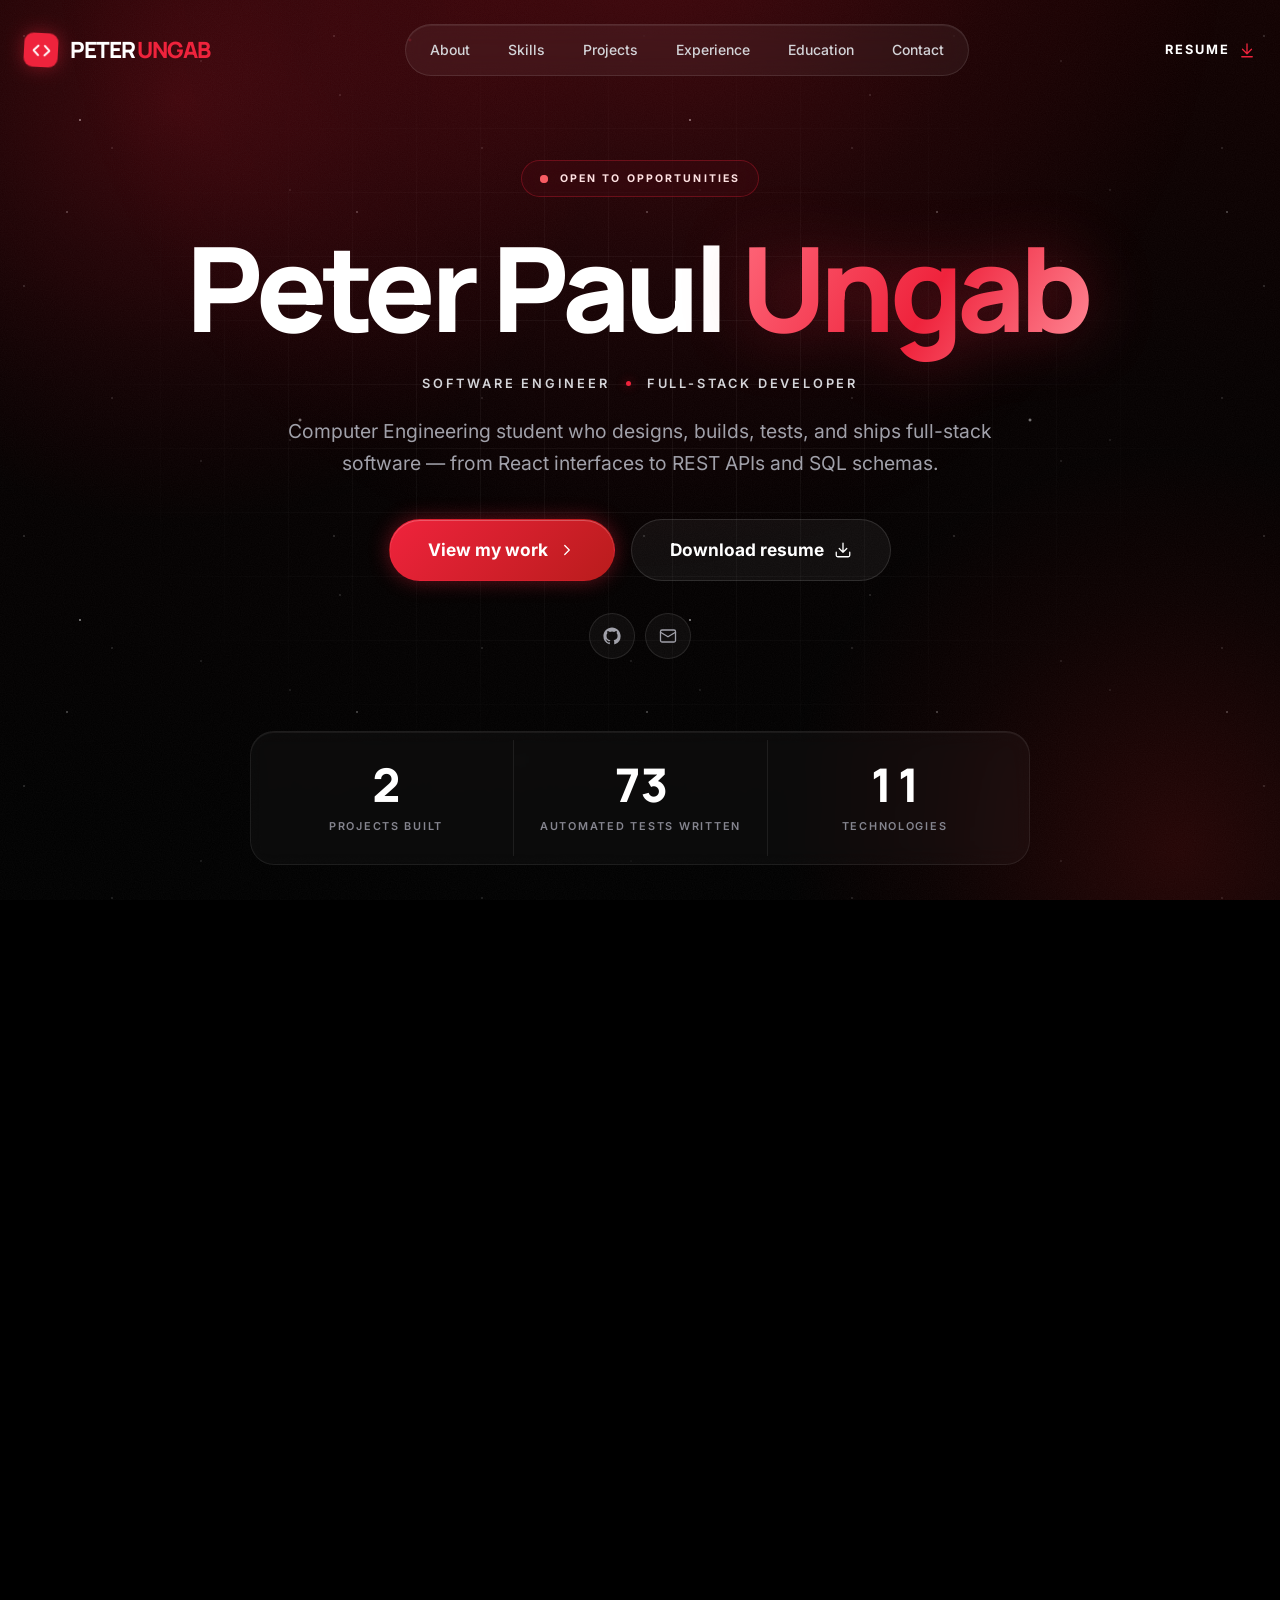
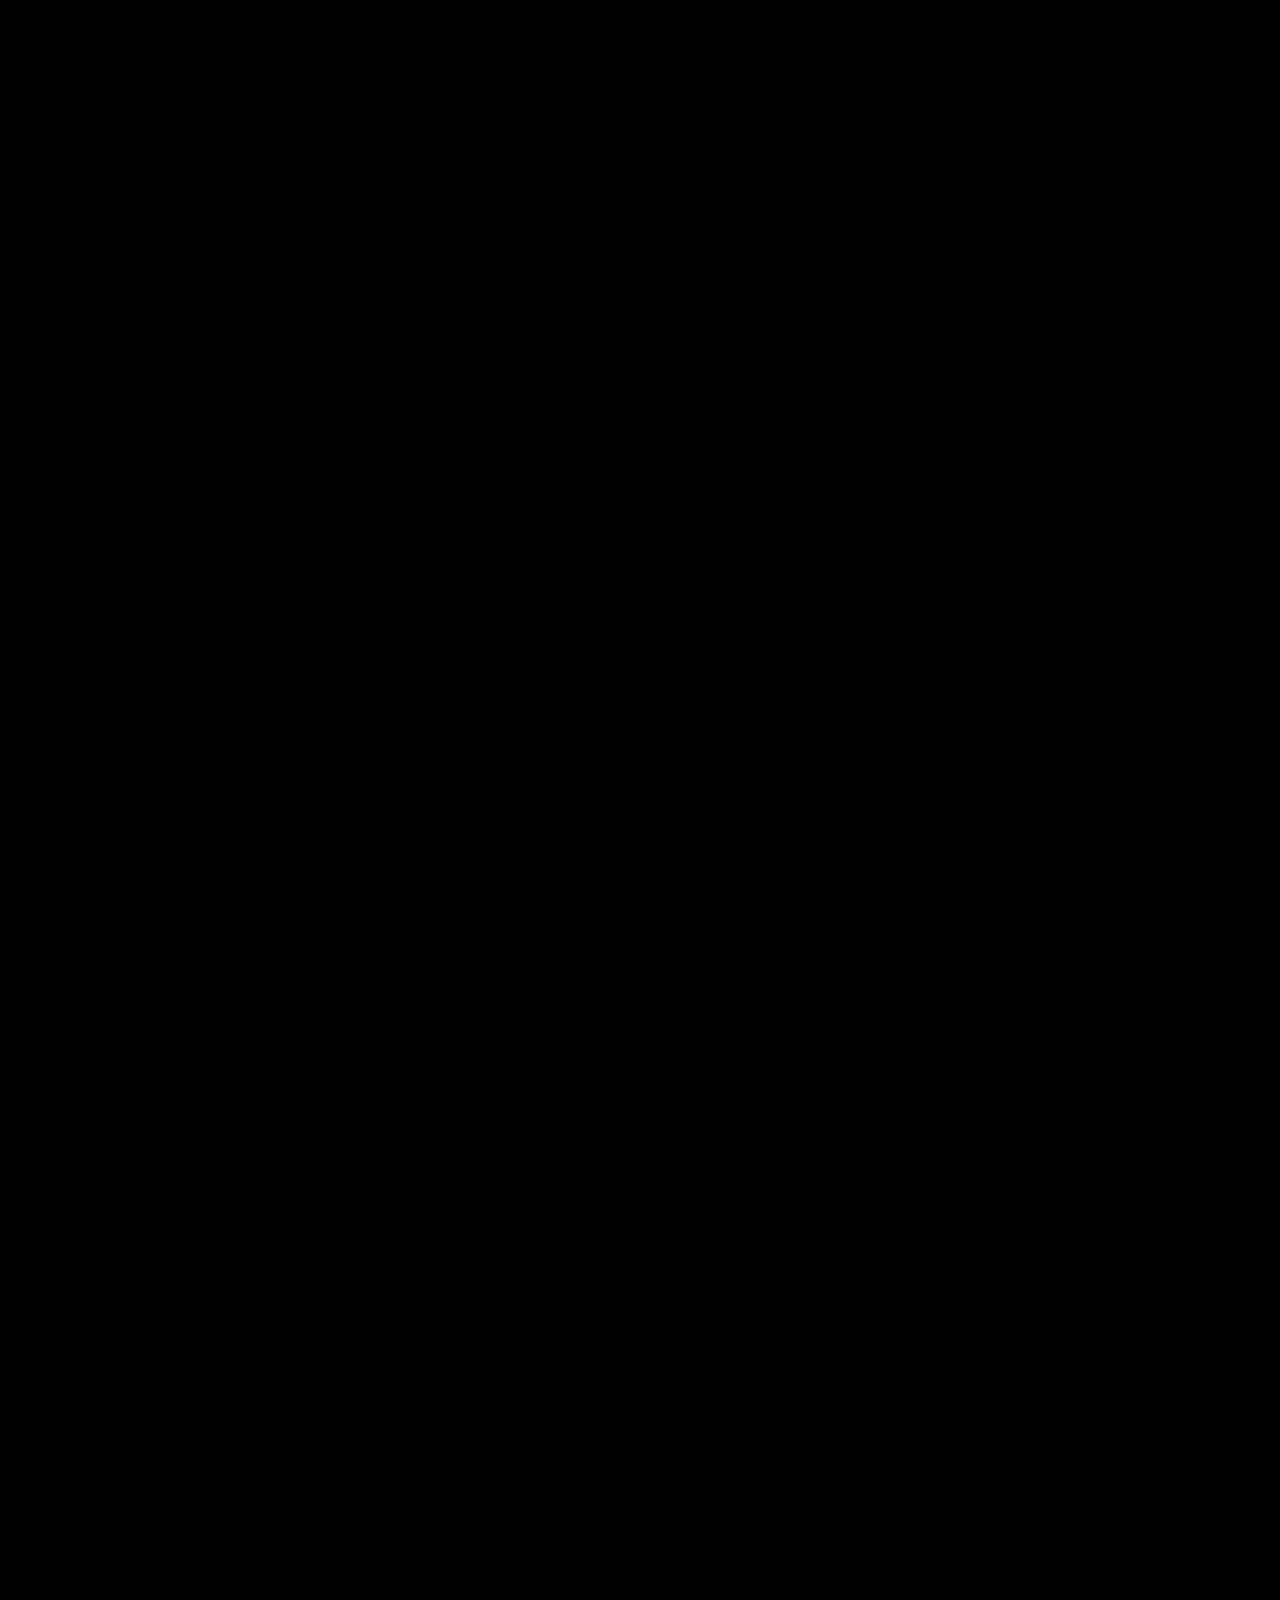
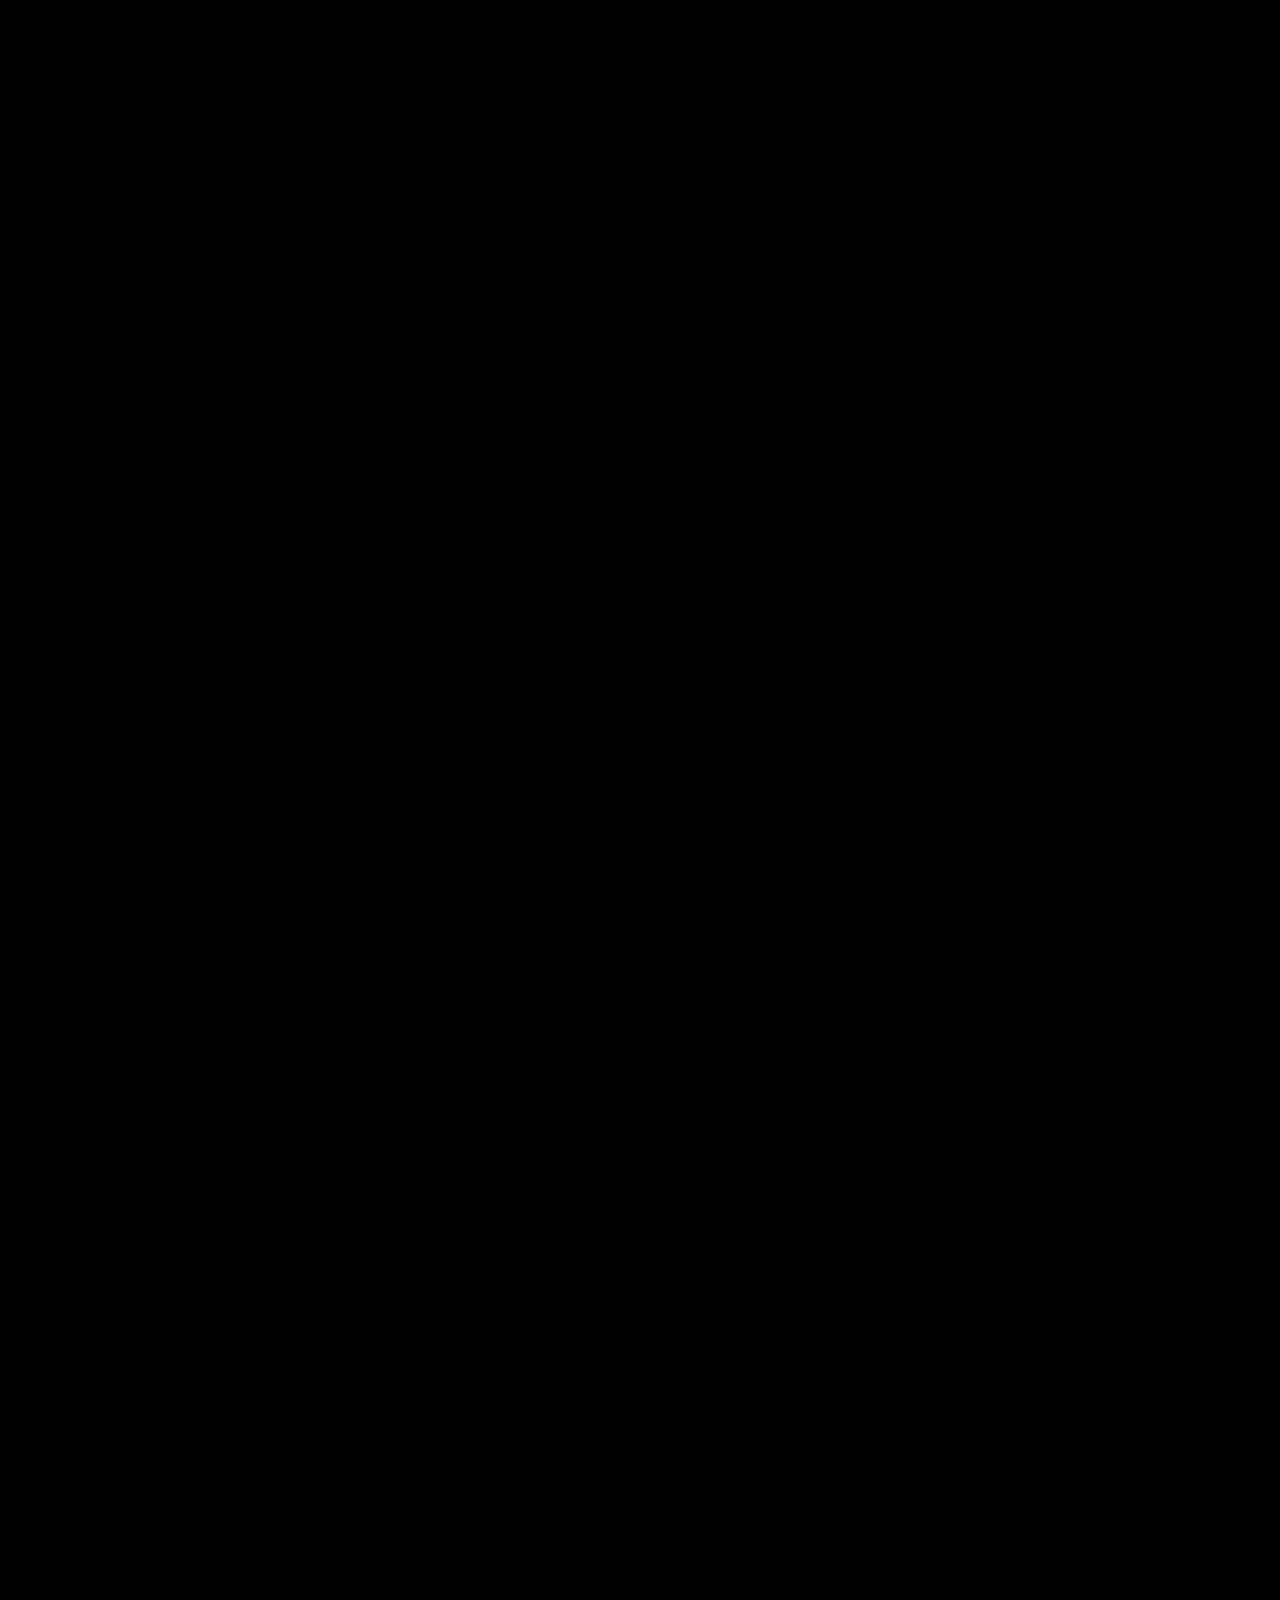
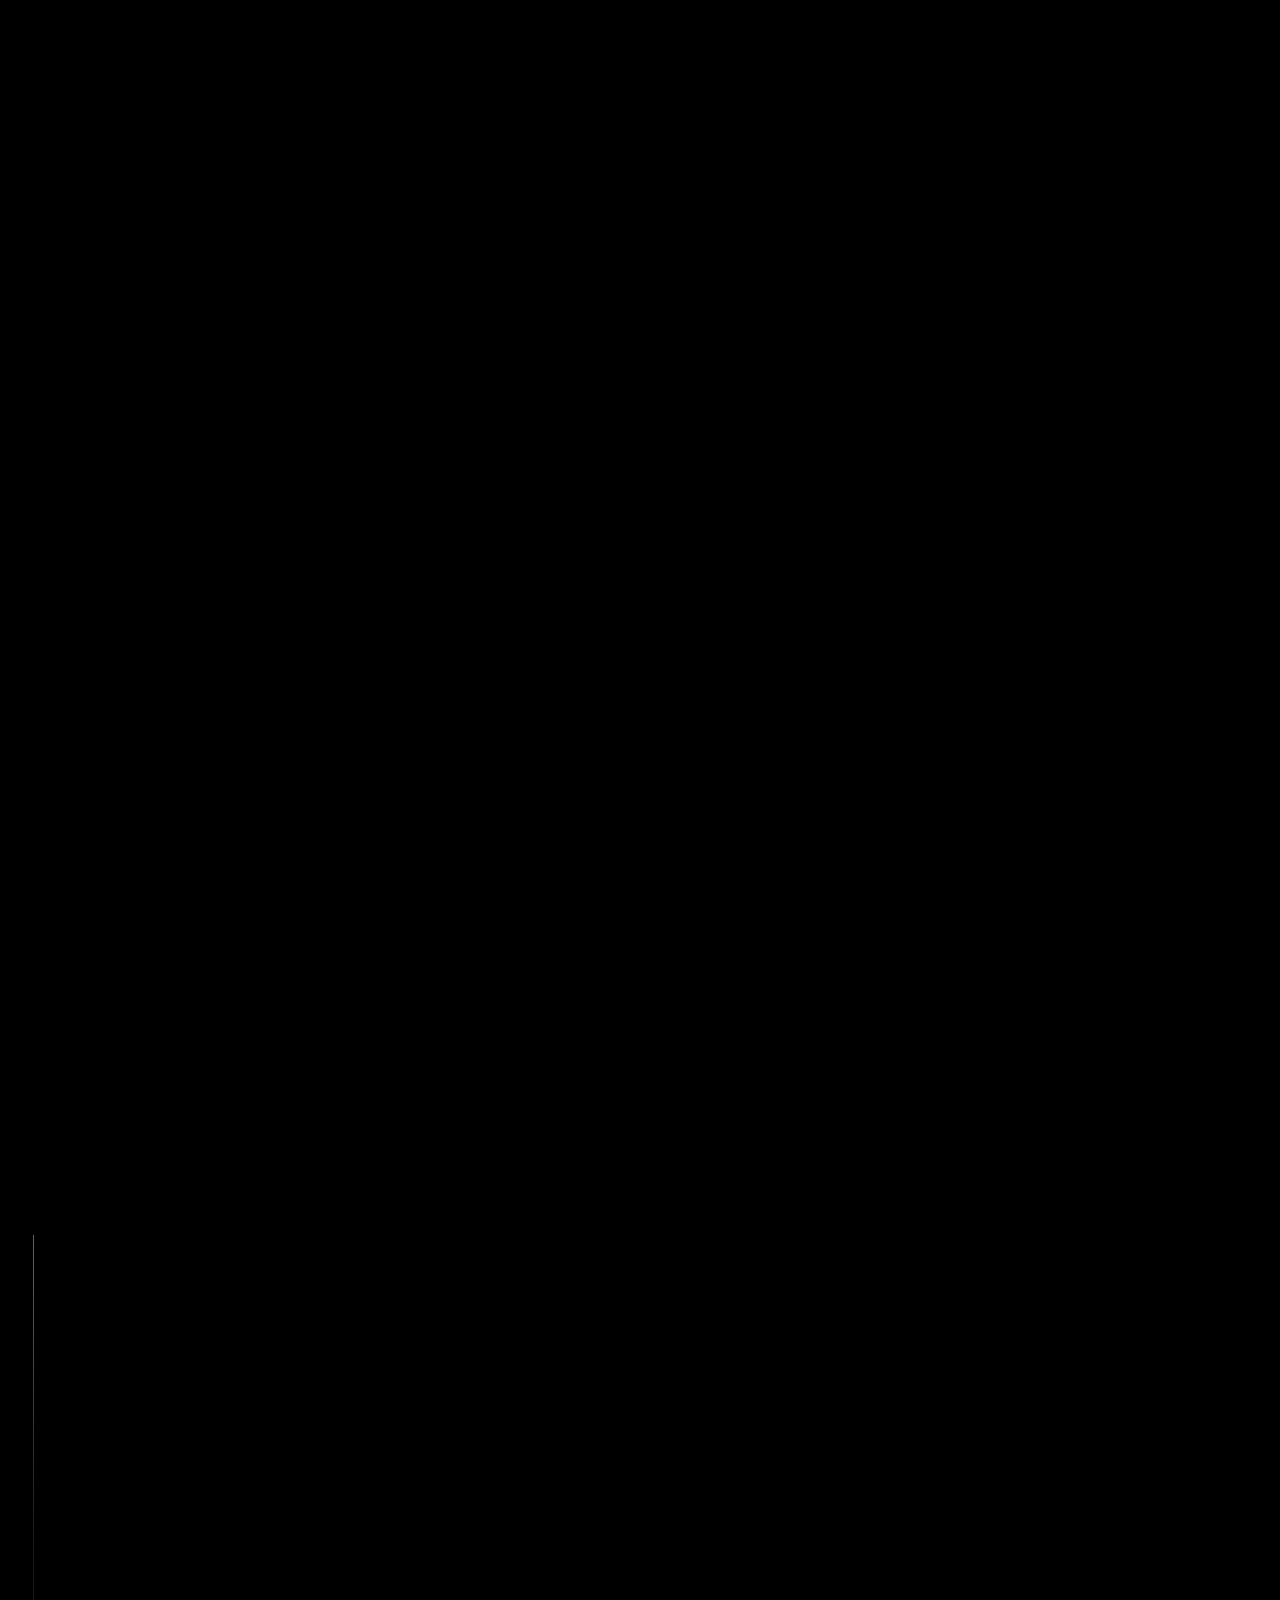
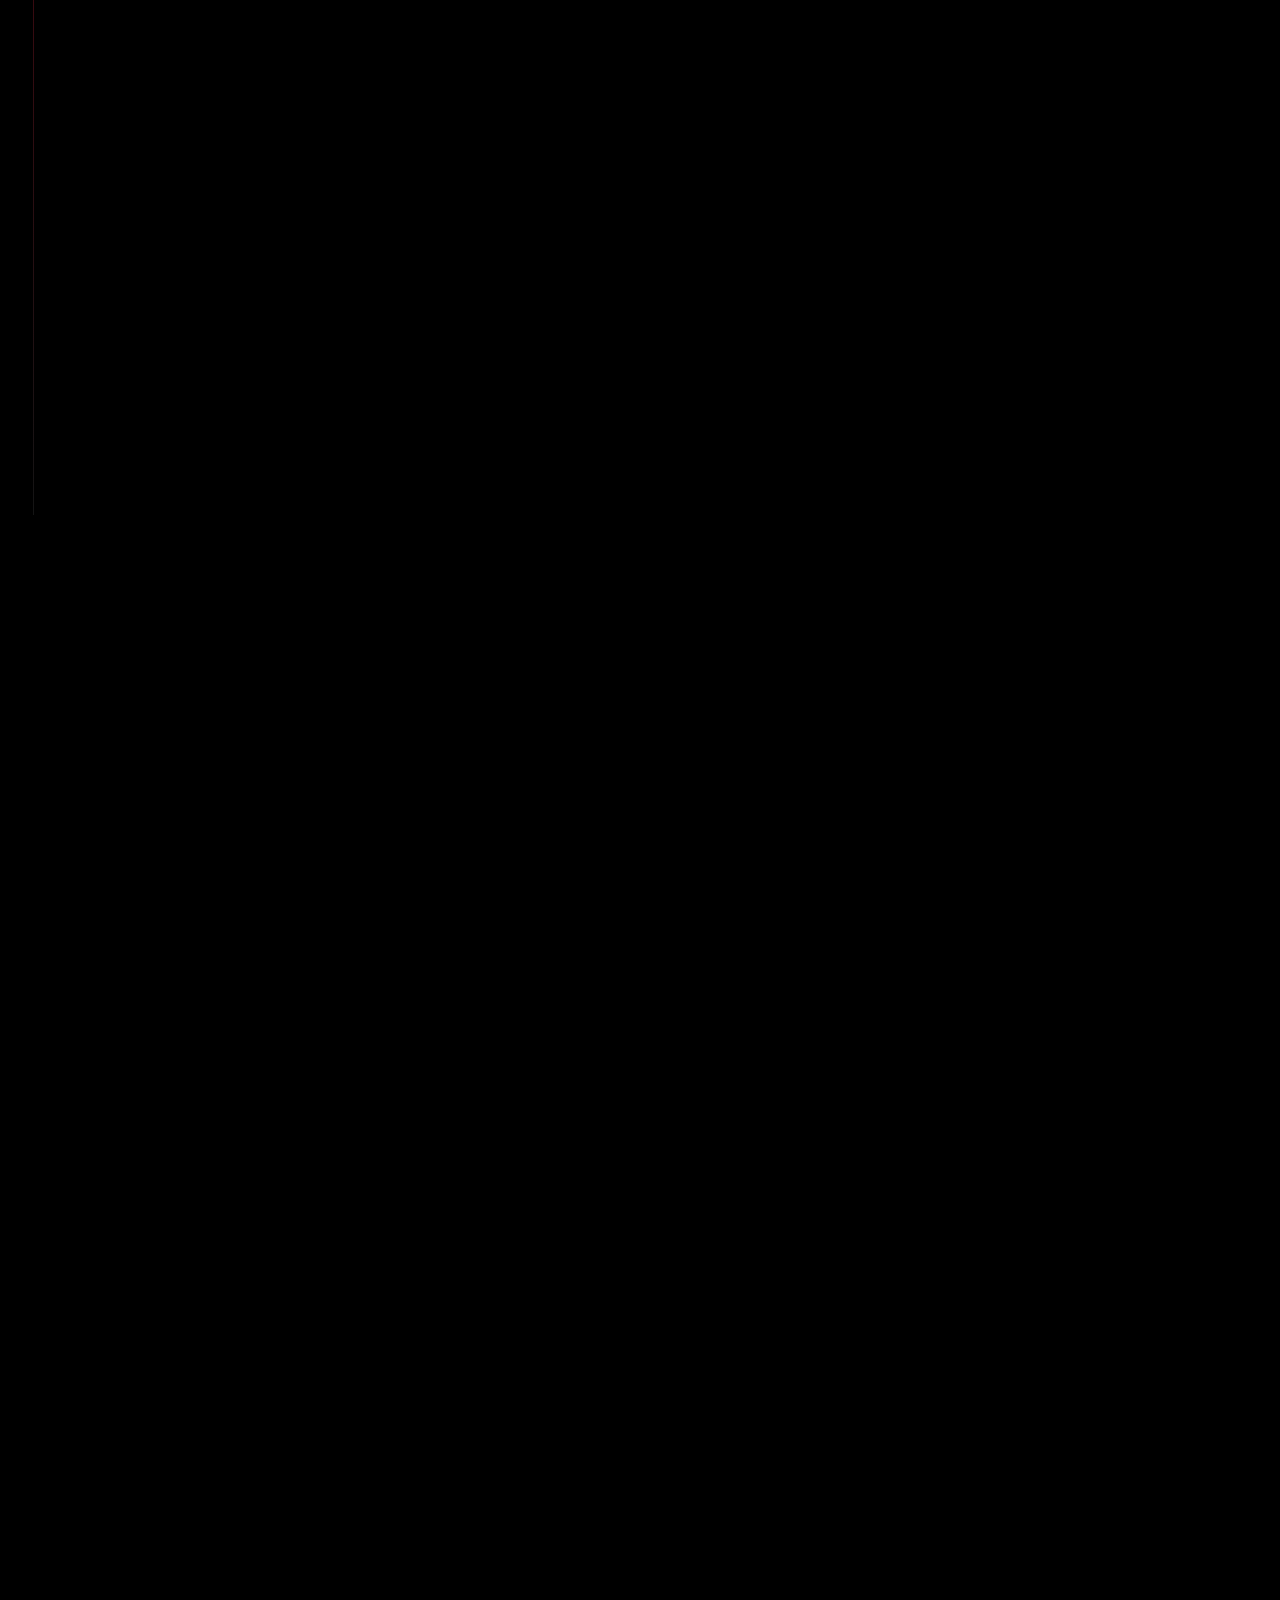
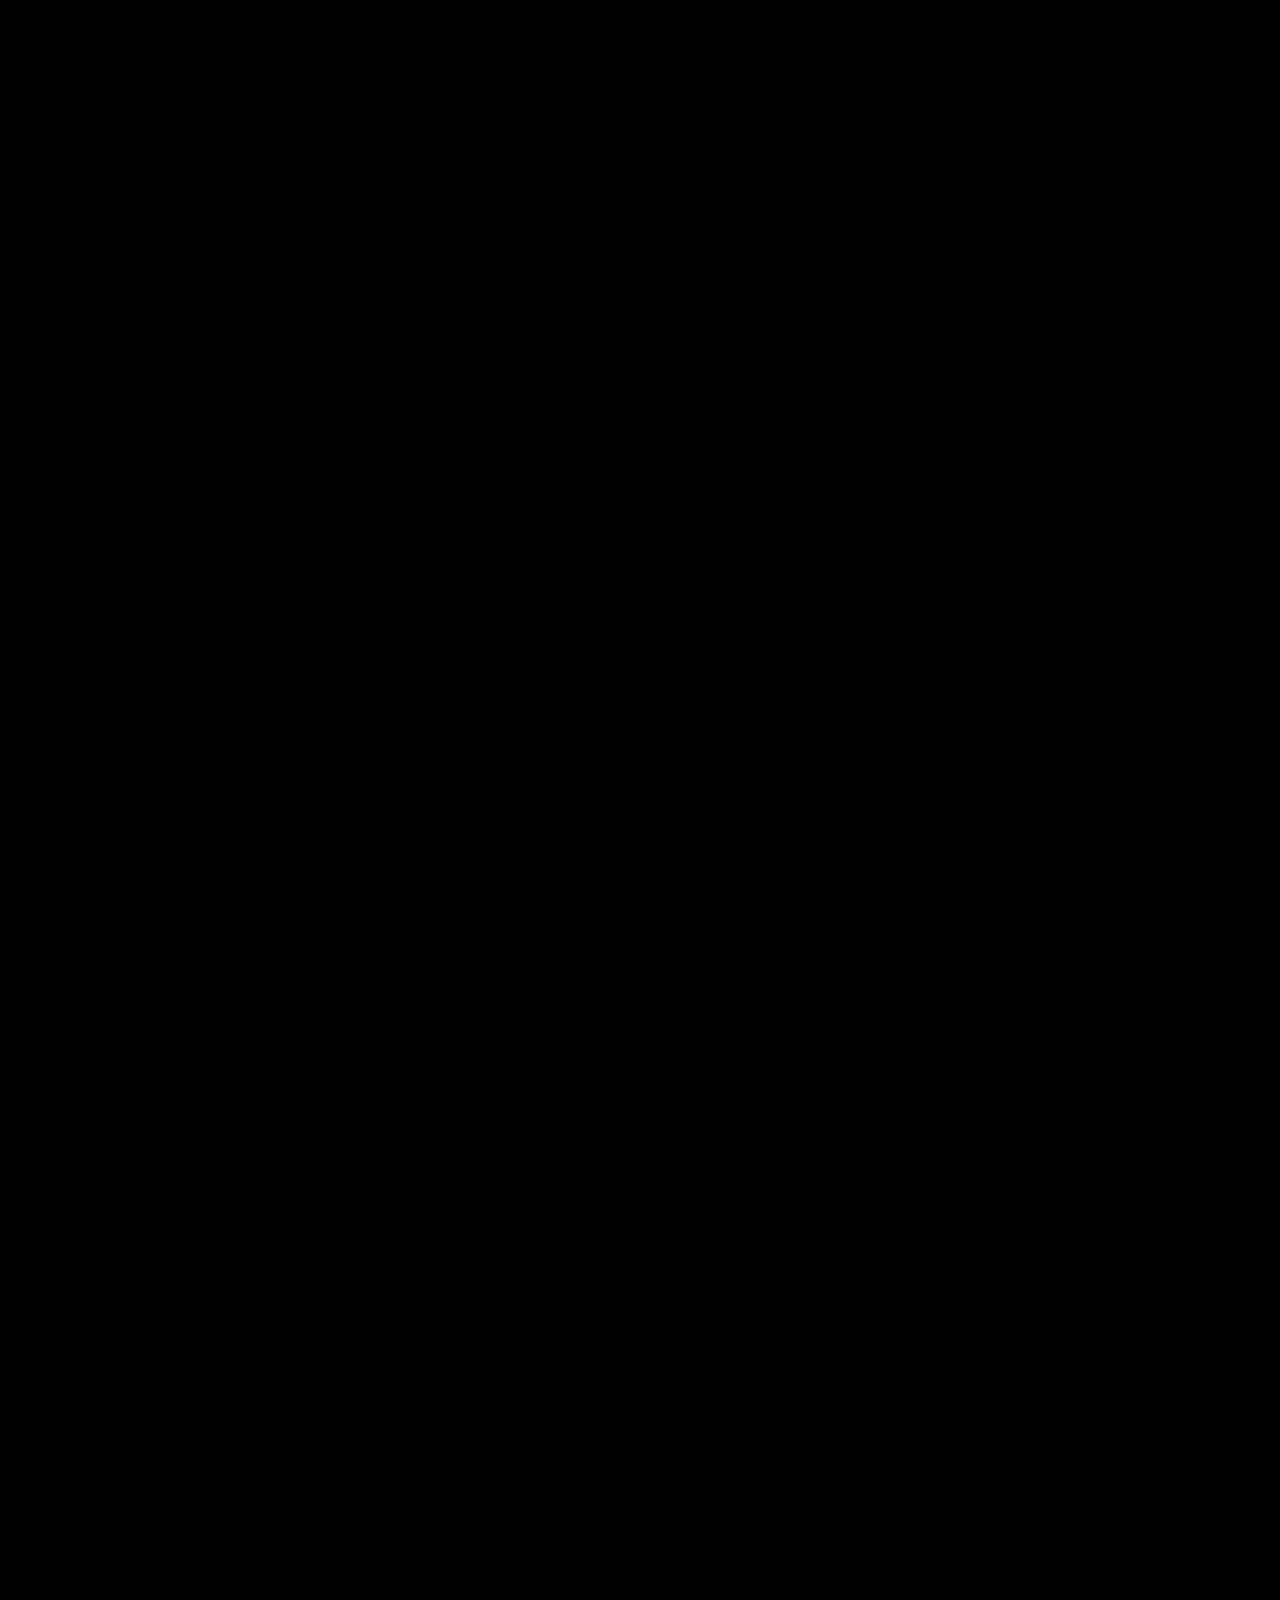
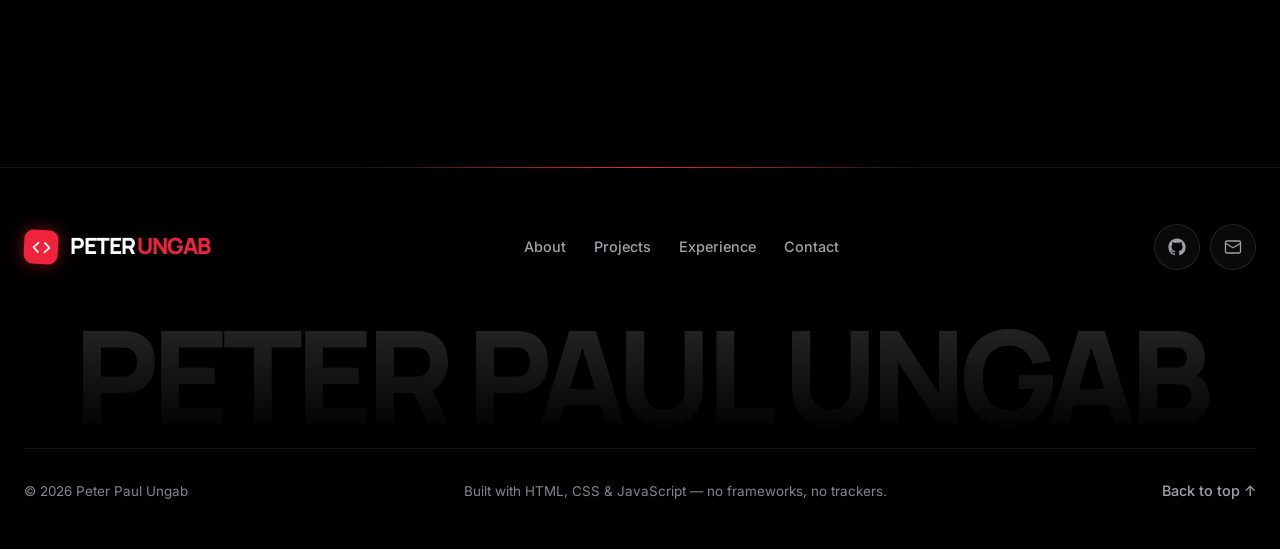
<file: index.html>
<!DOCTYPE html>
<html lang="en">
<head>
  <meta charset="UTF-8" />
  <meta name="viewport" content="width=device-width, initial-scale=1.0" />

  <!-- ========== Security ==========
       GitHub Pages cannot send custom HTTP headers, so the policy is declared here.
       Everything is self-hosted: no inline scripts or styles, no third-party CDNs.
       connect-src lists the only two APIs the page may call (GitHub repos, contact form).
       If you change the contact form provider, add its origin to connect-src. -->
  <meta http-equiv="Content-Security-Policy" content="default-src 'none'; script-src 'self'; style-src 'self'; img-src 'self'; font-src 'self'; connect-src https://api.github.com https://formspree.io; manifest-src 'self'; base-uri 'none'; form-action 'none'; object-src 'none'" />
  <meta name="referrer" content="strict-origin-when-cross-origin" />

  <!-- ========== SEO ========== -->
  <title>Peter Paul Ungab | Software Engineer Portfolio</title>
  <meta name="description" content="Peter Paul Ungab — Computer Engineering student and full-stack developer in Digos City, Philippines. React, Node.js, Java and SQL projects with live demos." />
  <meta name="keywords" content="Software Engineer, Web Developer, Full-Stack Developer, Front-End Developer, Back-End Developer, JavaScript, React, Node.js, Python, Java, Portfolio, Philippines" />
  <meta name="author" content="Peter Paul Ungab" />
  <meta name="robots" content="index, follow" />
  <meta name="theme-color" content="#000000" />
  <meta name="color-scheme" content="dark" />
  <link rel="canonical" href="https://peterungab34.github.io/" />

  <!-- Open Graph / social sharing -->
  <meta property="og:type" content="website" />
  <meta property="og:title" content="Peter Paul Ungab | Software Engineer Portfolio" />
  <meta property="og:description" content="Peter Paul Ungab — Computer Engineering student and full-stack developer in Digos City, Philippines. React, Node.js, Java and SQL projects with live demos." />
  <meta property="og:url" content="https://peterungab34.github.io/" />
  <meta property="og:image" content="https://peterungab34.github.io/assets/images/og-image.png" />
  <meta property="og:image:width" content="1200" />
  <meta property="og:image:height" content="630" />
  <meta name="twitter:card" content="summary_large_image" />
  <meta name="twitter:title" content="Peter Paul Ungab | Software Engineer Portfolio" />
  <meta name="twitter:description" content="Peter Paul Ungab — Computer Engineering student and full-stack developer in Digos City, Philippines. React, Node.js, Java and SQL projects with live demos." />
  <meta name="twitter:image" content="https://peterungab34.github.io/assets/images/og-image.png" />

  <!-- Structured data -->
  <script type="application/ld+json">
  {
    "@context": "https://schema.org",
    "@type": "Person",
    "name": "Peter Paul Ungab",
    "url": "https://peterungab34.github.io/",
    "email": "mailto:peterpaulungab00@gmail.com",
    "image": "https://peterungab34.github.io/assets/images/og-image.png",
    "jobTitle": "Software Engineer",
    "address": {
      "@type": "PostalAddress",
      "addressLocality": "Digos City",
      "addressRegion": "Davao del Sur",
      "addressCountry": "PH"
    },
    "affiliation": {
      "@type": "CollegeOrUniversity",
      "name": "Cor Jesu College",
      "address": "Digos City, Davao del Sur, Philippines"
    },
    "knowsAbout": ["JavaScript", "React", "Node.js", "Express", "Java", "Python", "C++", "SQL", "MySQL", "MongoDB", "REST APIs", "Full-Stack Web Development"],
    "description": "Peter Paul Ungab — Computer Engineering student and full-stack developer in Digos City, Philippines. React, Node.js, Java and SQL projects with live demos.",
    "sameAs": ["https://github.com/PeterUngab34"]
  }
  </script>

  <link rel="icon" type="image/svg+xml" href="assets/favicon.svg" />
  <link rel="apple-touch-icon" href="assets/apple-touch-icon.png" />

  <!-- Fonts: Manrope (headings) · Inter (text), self-hosted via @font-face in styles.css.
       Both are preloaded because both appear above the fold; system fonts show until the swap. -->
  <link rel="preload" as="font" type="font/woff2" href="assets/fonts/manrope-latin.woff2" crossorigin />
  <link rel="preload" as="font" type="font/woff2" href="assets/fonts/inter-latin.woff2" crossorigin />

  <link rel="stylesheet" href="css/styles.css" />

  <!-- Runs before paint: blocks framing by other sites, arms the scroll-reveal failsafe -->
  <script src="js/boot.js"></script>
</head>

<body>
  <a class="skip-link" href="#main">Skip to content</a>
  <noscript>
    <p class="noscript">
      This site uses JavaScript to show my skills and projects. You can still
      <a href="assets/resume.pdf">read my resume</a> or browse
      <a href="https://github.com/PeterUngab34" rel="noopener noreferrer">my code on GitHub</a>.
    </p>
  </noscript>

  <!-- Fixed backdrop: two starfield layers drifting at different speeds, red glow orbs,
       a glow that follows the pointer (desktop only), and a film-grain layer — all CSS -->
  <div class="backdrop" aria-hidden="true">
    <div class="backdrop__stars backdrop__stars--far"></div>
    <div class="backdrop__stars backdrop__stars--near"></div>
    <div class="backdrop__orb backdrop__orb--a"></div>
    <div class="backdrop__orb backdrop__orb--b"></div>
    <div class="backdrop__glow" id="cursorGlow"></div>
  </div>
  <div class="progress" id="scrollProgress" aria-hidden="true"></div>

  <!-- ========== NAVIGATION ========== -->
  <header class="site-header" id="siteHeader">
    <nav class="nav container" aria-label="Primary">
      <a href="#home" class="nav__logo" aria-label="Peter Paul Ungab — back to top">
        <span class="nav__logo-mark" aria-hidden="true">
          <svg class="icon" viewBox="0 0 24 24"><path d="m16 18 6-6-6-6M8 6l-6 6 6 6"/></svg>
        </span>
        <!-- Re-rendered from profile.name in js/data.js: first name + accented last name -->
        <span class="nav__logo-text" data-wordmark>Peter <span>Ungab</span></span>
      </a>

      <ul class="nav__links" id="navLinks">
        <li class="nav__indicator" role="presentation" aria-hidden="true"></li>
        <li><a href="#about" class="nav__link">About</a></li>
        <li><a href="#skills" class="nav__link">Skills</a></li>
        <li><a href="#projects" class="nav__link">Projects</a></li>
        <li><a href="#experience" class="nav__link">Experience</a></li>
        <li><a href="#education" class="nav__link">Education</a></li>
        <li><a href="#contact" class="nav__link">Contact</a></li>
        <li class="nav__mobile-resume">
          <a href="assets/resume.pdf" class="btn btn--primary btn--block" download="Peter-Paul-Ungab-Resume.pdf" data-bind-href="resume">
            Download resume
            <svg class="icon" viewBox="0 0 24 24" aria-hidden="true"><path d="M21 15v4a2 2 0 0 1-2 2H5a2 2 0 0 1-2-2v-4M7 10l5 5 5-5M12 15V3"/></svg>
          </a>
        </li>
      </ul>

      <div class="nav__actions">
        <a href="assets/resume.pdf" class="nav__resume" download="Peter-Paul-Ungab-Resume.pdf" data-bind-href="resume">
          Resume
          <svg class="icon" viewBox="0 0 24 24" aria-hidden="true"><path d="M12 4v12M6 11l6 6 6-6M5 21h14"/></svg>
        </a>
        <button class="icon-btn nav__toggle" id="navToggle" type="button" aria-label="Open menu" aria-expanded="false" aria-controls="navLinks">
          <span class="hamburger" aria-hidden="true"><span></span><span></span><span></span></span>
        </button>
      </div>
    </nav>
  </header>

  <main id="main">
    <!-- ========== HERO ========== -->
    <section class="hero" id="home" aria-labelledby="heroTitle">
      <div class="hero__grid" aria-hidden="true"></div>
      <div class="container hero__inner">
        <p class="badge reveal">
          <span class="badge__dot" aria-hidden="true"><span></span></span>
          <span data-bind="availabilityShort">Open to opportunities</span>
        </p>

        <!-- Re-rendered from profile.name: the last name takes the red gradient -->
        <h1 class="hero__title reveal" id="heroTitle" data-hero-name>Peter Paul <span class="text-gradient">Ungab</span></h1>
        <!-- Re-rendered from profile.role: "A | B" becomes two labels with a red divider -->
        <p class="hero__role reveal" data-hero-role>Software Engineer | Full-Stack Developer</p>
        <p class="hero__desc reveal" data-bind="tagline">
          Computer Engineering student who designs, builds, tests, and ships full-stack software.
        </p>

        <div class="hero__cta reveal">
          <a href="#projects" class="btn btn--primary btn--lg">
            View my work
            <svg class="icon" viewBox="0 0 24 24" aria-hidden="true"><path d="m9 18 6-6-6-6"/></svg>
          </a>
          <a href="assets/resume.pdf" class="btn btn--outline btn--lg" download="Peter-Paul-Ungab-Resume.pdf" data-bind-href="resume">
            Download resume
            <svg class="icon" viewBox="0 0 24 24" aria-hidden="true"><path d="M21 15v4a2 2 0 0 1-2 2H5a2 2 0 0 1-2-2v-4M7 10l5 5 5-5M12 15V3"/></svg>
          </a>
        </div>

        <ul class="socials reveal" data-socials aria-label="Social links"></ul>

        <!-- Fallback markup; re-rendered from PORTFOLIO.stats in js/data.js -->
        <ul class="hero__stats glass-card reveal" data-stats aria-label="Key figures">
          <li><span class="stat__value">5</span><span class="stat__label">Projects built</span></li>
          <li><span class="stat__value">149</span><span class="stat__label">Automated tests written</span></li>
          <li><span class="stat__value">22</span><span class="stat__label">Technologies</span></li>
        </ul>
      </div>

      <a href="#about" class="hero__scroll" aria-label="Scroll to About">
        <span aria-hidden="true"></span>
      </a>
    </section>

    <!-- ========== ABOUT ========== -->
    <section class="section" id="about" aria-labelledby="aboutTitle">
      <div class="container">
        <header class="section__header reveal">
          <p class="section__eyebrow">01 / About</p>
          <h2 class="section__title" id="aboutTitle">About me<span class="dot" aria-hidden="true">.</span></h2>
        </header>

        <div class="about">
          <figure class="about__photo glass-card reveal">
            <!-- Replace with your photo: assets/images/profile.jpg (set profile.photo in js/data.js) -->
            <img src="assets/images/profile-placeholder.svg" alt="Portrait of Peter Paul Ungab" width="480" height="560" loading="lazy" data-bind-src="photo" data-bind-alt="photoAlt" />
            <figcaption>
              <span class="about__photo-name" data-bind="name">Peter Paul Ungab</span>
              <span class="about__photo-place" data-bind="location">Digos City, Philippines</span>
            </figcaption>
          </figure>

          <div class="about__bio glass-card reveal">
            <p class="lead">
              I'm an aspiring <strong>software engineer</strong> studying Computer Engineering, and I like software that is reliable, well-tested, and pleasant to use.
            </p>
            <p>
              I enjoy the full process — breaking a problem down, designing a clean solution, writing maintainable code, and polishing the details that make an application feel finished. I'm comfortable across the stack, from responsive interfaces to REST APIs and relational schemas.
            </p>
            <p>
              I'm looking for a team where I can contribute, learn from experienced engineers, and keep shipping.
            </p>

            <h3 class="card-label about__label">Areas of interest</h3>
            <ul class="tag-list" data-interests></ul>
          </div>

          <!-- Rows come from PORTFOLIO.glance in js/data.js -->
          <aside class="about__glance glass-card reveal" aria-labelledby="glanceTitle">
            <header class="about__glance-head">
              <h3 class="card-label" id="glanceTitle">At a glance</h3>
              <p class="pill pill--red" data-glance-status>
                <span class="status-dot" aria-hidden="true"></span>
                <span data-bind="availabilityShort">Open to opportunities</span>
              </p>
            </header>
            <dl class="glance" data-glance>
              <div><dt>Role</dt><dd>Full-stack developer</dd></div>
              <div><dt>Based in</dt><dd>Digos City, Philippines</dd></div>
            </dl>
          </aside>
        </div>
      </div>
    </section>

    <!-- ========== SKILLS ========== -->
    <section class="section" id="skills" aria-labelledby="skillsTitle">
      <div class="container">
        <header class="section__header reveal">
          <p class="section__eyebrow">02 / Skills</p>
          <h2 class="section__title" id="skillsTitle">Technical skills<span class="dot" aria-hidden="true">.</span></h2>
          <p class="section__subtitle">Languages, frameworks, and tools I use to design, build, and ship software.</p>
        </header>
        <div class="skills" data-skills></div>
      </div>
    </section>

    <!-- ========== PROJECTS ========== -->
    <section class="section" id="projects" aria-labelledby="projectsTitle">
      <div class="container">
        <header class="section__header reveal">
          <p class="section__eyebrow">03 / Projects</p>
          <h2 class="section__title" id="projectsTitle">Selected work<span class="dot" aria-hidden="true">.</span></h2>
          <p class="section__subtitle">Applications I designed, built, tested, and deployed — each with a live demo and source code.</p>
        </header>
        <div class="bento" data-projects></div>
      </div>
    </section>

    <!-- ========== GITHUB ========== -->
    <section class="section section--tight" id="github" aria-labelledby="githubTitle">
      <div class="container">
        <div class="github-cta glass-card reveal">
          <div class="github-cta__text">
            <h2 class="github-cta__title" id="githubTitle">More on GitHub<span class="dot" aria-hidden="true">.</span></h2>
            <p>Every project above is open source, with tests and commit history you can read.</p>
          </div>
          <a href="https://github.com/PeterUngab34" class="btn btn--primary" target="_blank" rel="noopener noreferrer" data-bind-href="github">
            Visit my GitHub
            <svg class="icon" viewBox="0 0 24 24" aria-hidden="true"><path d="M7 17 17 7M8 7h9v9"/></svg>
          </a>
        </div>

        <!-- Latest public repositories (auto-loaded when a GitHub username is set in js/data.js) -->
        <div class="repos" data-repos hidden>
          <h3 class="card-label">Latest repositories</h3>
          <div class="repos-grid" data-repos-grid></div>
        </div>
      </div>
    </section>

    <!-- ========== EXPERIENCE ========== -->
    <section class="section" id="experience" aria-labelledby="experienceTitle">
      <div class="container">
        <header class="section__header reveal">
          <p class="section__eyebrow">04 / Experience</p>
          <h2 class="section__title" id="experienceTitle">Experience<span class="dot" aria-hidden="true">.</span></h2>
          <p class="section__subtitle">Hands-on development through academic, personal, and independent work.</p>
        </header>
        <ol class="timeline" data-experience></ol>
      </div>
    </section>

    <!-- ========== EDUCATION ========== -->
    <section class="section" id="education" aria-labelledby="educationTitle">
      <div class="container">
        <header class="section__header reveal">
          <p class="section__eyebrow">05 / Education</p>
          <h2 class="section__title" id="educationTitle">Education<span class="dot" aria-hidden="true">.</span></h2>
        </header>
        <div class="edu-list" data-education></div>
      </div>
    </section>

    <!-- ========== CERTIFICATIONS ========== -->
    <section class="section" id="certifications" aria-labelledby="certificationsTitle">
      <div class="container">
        <header class="section__header reveal">
          <p class="section__eyebrow">06 / Certifications</p>
          <h2 class="section__title" id="certificationsTitle">Certifications<span class="dot" aria-hidden="true">.</span></h2>
          <p class="section__subtitle">Courses and credentials that support my continuous learning.</p>
        </header>
        <div class="cert-grid" data-certifications></div>
      </div>
    </section>

    <!-- ========== SERVICES ========== -->
    <section class="section" id="services" aria-labelledby="servicesTitle">
      <div class="container">
        <header class="section__header reveal">
          <p class="section__eyebrow">07 / What I do</p>
          <h2 class="section__title" id="servicesTitle">What I can contribute<span class="dot" aria-hidden="true">.</span></h2>
          <p class="section__subtitle">Where I can add value to a team or project.</p>
        </header>
        <div class="services-grid" data-services></div>
      </div>
    </section>

    <!-- ========== CONTACT ========== -->
    <section class="section" id="contact" aria-labelledby="contactTitle">
      <div class="container">
        <header class="section__header reveal">
          <p class="section__eyebrow">08 / Contact</p>
          <h2 class="section__title" id="contactTitle">Get in touch<span class="dot" aria-hidden="true">.</span></h2>
          <p class="section__subtitle">Have an internship, a project, or a question? I read every message.</p>
        </header>

        <div class="contact">
          <aside class="contact__info glass-card reveal" aria-label="Contact details">
            <ul class="info-list">
              <li>
                <span class="icon-tile icon-tile--sm" aria-hidden="true">
                  <svg class="icon" viewBox="0 0 24 24"><rect x="2" y="4" width="20" height="16" rx="2"/><path d="m22 7-10 6L2 7"/></svg>
                </span>
                <div>
                  <p class="info-list__label">Email</p>
                  <div class="info-list__row">
                    <a class="info-link" href="mailto:peterpaulungab00@gmail.com" data-bind="email" data-bind-href="mailto">peterpaulungab00@gmail.com</a>
                    <button class="copy-btn" type="button" data-copy="email" aria-label="Copy email address">
                      <svg class="icon" viewBox="0 0 24 24" aria-hidden="true"><rect x="9" y="9" width="13" height="13" rx="2"/><path d="M5 15H4a2 2 0 0 1-2-2V4a2 2 0 0 1 2-2h9a2 2 0 0 1 2 2v1"/></svg>
                      <svg class="icon" viewBox="0 0 24 24" aria-hidden="true"><path d="M20 6 9 17l-5-5"/></svg>
                      <span class="copy-btn__tip" aria-hidden="true">Copied</span>
                    </button>
                  </div>
                </div>
              </li>
              <li>
                <span class="icon-tile icon-tile--sm" aria-hidden="true">
                  <svg class="icon" viewBox="0 0 24 24"><path d="M20 10c0 6-8 12-8 12s-8-6-8-12a8 8 0 0 1 16 0z"/><circle cx="12" cy="10" r="3"/></svg>
                </span>
                <div>
                  <p class="info-list__label">Location</p>
                  <p data-bind="location">Philippines</p>
                </div>
              </li>
              <li>
                <span class="icon-tile icon-tile--sm" aria-hidden="true">
                  <svg class="icon" viewBox="0 0 24 24"><circle cx="12" cy="12" r="10"/><path d="M12 6v6l4 2"/></svg>
                </span>
                <div>
                  <p class="info-list__label">Local time</p>
                  <!-- Live clock in profile.timeZone (js/data.js); filled in by js/main.js -->
                  <p class="info-list__row"><span data-local-time>—</span><span class="info-list__muted" data-local-zone>GMT+8</span></p>
                </div>
              </li>
              <li>
                <span class="icon-tile icon-tile--sm" aria-hidden="true">
                  <svg class="icon" viewBox="0 0 24 24"><rect x="2" y="7" width="20" height="14" rx="2"/><path d="M16 7V5a2 2 0 0 0-2-2h-4a2 2 0 0 0-2 2v2M2 13h20"/></svg>
                </span>
                <div>
                  <p class="info-list__label">Availability</p>
                  <p data-bind="availability">Open to internships, freelance projects, and software engineering opportunities.</p>
                </div>
              </li>
            </ul>
            <div class="contact__socials">
              <p class="info-list__label">Elsewhere</p>
              <ul class="socials" data-socials aria-label="Social links"></ul>
            </div>
          </aside>

          <form class="contact__form glass-card reveal" id="contactForm" novalidate>
            <div class="form-row">
              <div class="field">
                <label for="name">Full name</label>
                <input id="name" name="name" type="text" autocomplete="name" placeholder="Juan Dela Cruz" required />
                <p class="field__error" aria-live="polite"></p>
              </div>
              <div class="field">
                <label for="email">Email address</label>
                <input id="email" name="email" type="email" autocomplete="email" placeholder="juan@company.com" required />
                <p class="field__error" aria-live="polite"></p>
              </div>
            </div>
            <div class="field">
              <label for="subject">Subject</label>
              <input id="subject" name="subject" type="text" placeholder="Internship opportunity" required />
              <p class="field__error" aria-live="polite"></p>
            </div>
            <div class="field">
              <label for="message">Message</label>
              <textarea id="message" name="message" rows="6" placeholder="Tell me a bit about the role or project…" required></textarea>
              <p class="field__error" aria-live="polite"></p>
            </div>
            <!-- Honeypot field for bots (hidden from users) -->
            <input type="text" name="_gotcha" class="hp" tabindex="-1" autocomplete="off" aria-hidden="true" />

            <button type="submit" class="btn btn--primary btn--lg" id="submitBtn">
              <span class="btn__label">Send message</span>
              <svg class="icon" viewBox="0 0 24 24" aria-hidden="true"><path d="M5 12h14M13 6l6 6-6 6"/></svg>
            </button>
            <p class="form-status" id="formStatus" role="status" aria-live="polite"></p>
          </form>
        </div>
      </div>
    </section>
  </main>

  <!-- ========== FOOTER ========== -->
  <footer class="footer">
    <div class="container">
      <div class="footer__top-row">
        <a href="#home" class="nav__logo" aria-label="Peter Paul Ungab — back to top">
          <span class="nav__logo-mark" aria-hidden="true">
            <svg class="icon" viewBox="0 0 24 24"><path d="m16 18 6-6-6-6M8 6l-6 6 6 6"/></svg>
          </span>
          <span class="nav__logo-text" data-wordmark>Peter <span>Ungab</span></span>
        </a>
        <nav class="footer__nav" aria-label="Footer">
          <a href="#about">About</a>
          <a href="#projects">Projects</a>
          <a href="#experience">Experience</a>
          <a href="#contact">Contact</a>
        </nav>
        <ul class="socials" data-socials aria-label="Social links"></ul>
      </div>

      <p class="footer__wordmark" aria-hidden="true" data-bind="name">Peter Paul Ungab</p>

      <div class="footer__bottom">
        <p>© <span id="year">2026</span> <span data-bind="name">Peter Paul Ungab</span></p>
        <p>Built with HTML, CSS &amp; JavaScript — no frameworks, no trackers.</p>
        <a href="#home" class="footer__top">Back to top ↑</a>
      </div>
    </div>
  </footer>

  <button class="back-to-top" id="backToTop" type="button" aria-label="Back to top" tabindex="-1">
    <svg class="icon" viewBox="0 0 24 24" aria-hidden="true"><path d="M12 19V5M5 12l7-7 7 7"/></svg>
  </button>

  <script src="js/data.js" defer></script>
  <script src="js/main.js" defer></script>
</body>
</html>
</file>
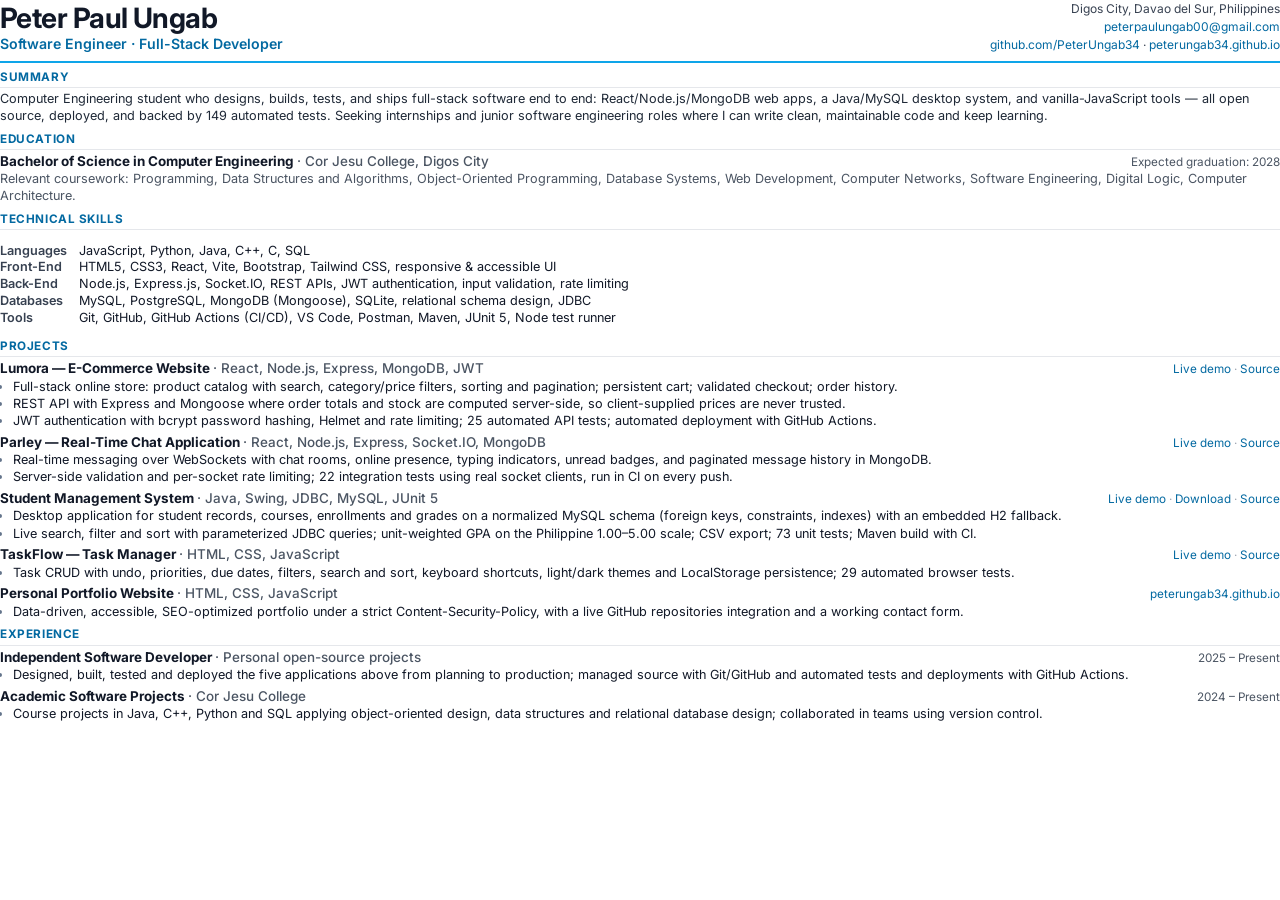
<file: resume/resume.html>
<!DOCTYPE html>
<html lang="en">
<head>
  <meta charset="UTF-8" />
  <title>Peter Paul Ungab — Resume</title>
  <!--
    Source of assets/resume.pdf. Edit this file, then run:  node resume/build-resume.mjs
    (renders this page to a real, text-based PDF with headless Chrome).
  -->
  <link rel="preconnect" href="https://fonts.googleapis.com" />
  <link href="https://fonts.googleapis.com/css2?family=Inter:wght@400;500;600;700&display=swap" rel="stylesheet" />
  <style>
    @page { size: Letter; margin: 0.4in 0.5in; }
    * { box-sizing: border-box; }
    html, body { margin: 0; padding: 0; }
    body {
      font-family: "Inter", "Segoe UI", Arial, sans-serif;
      font-size: 9.5pt;
      line-height: 1.32;
      color: #111827;
      -webkit-print-color-adjust: exact;
      print-color-adjust: exact;
    }
    a { color: #0369a1; text-decoration: none; }
    h1, h2, h3, p, ul { margin: 0; }
    ul { padding-left: 13px; }
    li { margin: 0.5px 0; }
    li::marker { color: #64748b; }

    /* Header */
    .head { display: flex; justify-content: space-between; align-items: flex-end; gap: 16px; padding-bottom: 7px; border-bottom: 2px solid #0ea5e9; }
    .name { font-size: 21pt; font-weight: 700; letter-spacing: -0.02em; line-height: 1.1; }
    .role { margin-top: 2px; font-size: 10.6pt; font-weight: 600; color: #0369a1; }
    .contact { text-align: right; font-size: 9pt; color: #374151; line-height: 1.5; }
    .contact span { white-space: nowrap; }

    /* Sections */
    section { margin-top: 7px; }
    h2 { font-size: 8.8pt; font-weight: 700; letter-spacing: 0.05em; text-transform: uppercase; color: #0369a1; padding-bottom: 2px; margin-bottom: 3px; border-bottom: 1px solid #e5e7eb; }
    .summary { color: #1f2937; }

    .skills { display: grid; grid-template-columns: max-content 1fr; column-gap: 12px; row-gap: 0; }
    .skills dt { font-weight: 600; color: #374151; }
    .skills dd { margin: 0; }

    .item { margin-top: 4px; break-inside: avoid; }
    .item:first-of-type { margin-top: 0; }
    .item__head { display: flex; justify-content: space-between; align-items: baseline; gap: 10px; }
    .item__title { font-weight: 700; font-size: 10.1pt; }
    .item__title .tech { font-weight: 500; color: #4b5563; }
    .item__meta { font-size: 8.8pt; color: #4b5563; white-space: nowrap; }
    .item__meta a + a::before { content: " · "; color: #9ca3af; }
    .item ul { margin-top: 0; }

    .muted { color: #4b5563; }
  </style>
</head>
<body>
  <header class="head">
    <div>
      <h1 class="name">Peter Paul Ungab</h1>
      <p class="role">Software Engineer · Full-Stack Developer</p>
    </div>
    <div class="contact">
      <span>Digos City, Davao del Sur, Philippines</span><br />
      <a href="mailto:peterpaulungab00@gmail.com">peterpaulungab00@gmail.com</a><br />
      <a href="https://github.com/PeterUngab34">github.com/PeterUngab34</a> · <a href="https://peterungab34.github.io/">peterungab34.github.io</a>
    </div>
  </header>

  <section>
    <h2>Summary</h2>
    <p class="summary">
      Computer Engineering student who designs, builds, tests, and ships full-stack software end to end: React/Node.js/MongoDB web apps,
      a Java/MySQL desktop system, and vanilla-JavaScript tools — all open source, deployed, and backed by 149 automated tests.
      Seeking internships and junior software engineering roles where I can write clean, maintainable code and keep learning.
    </p>
  </section>

  <section>
    <h2>Education</h2>
    <div class="item">
      <div class="item__head">
        <p class="item__title">Bachelor of Science in Computer Engineering <span class="tech">· Cor Jesu College, Digos City</span></p>
        <p class="item__meta">Expected graduation: 2028</p>
      </div>
      <p class="muted">Relevant coursework: Programming, Data Structures and Algorithms, Object-Oriented Programming, Database Systems, Web Development, Computer Networks, Software Engineering, Digital Logic, Computer Architecture.</p>
    </div>
  </section>

  <section>
    <h2>Technical Skills</h2>
    <dl class="skills">
      <dt>Languages</dt><dd>JavaScript, Python, Java, C++, C, SQL</dd>
      <dt>Front-End</dt><dd>HTML5, CSS3, React, Vite, Bootstrap, Tailwind CSS, responsive &amp; accessible UI</dd>
      <dt>Back-End</dt><dd>Node.js, Express.js, Socket.IO, REST APIs, JWT authentication, input validation, rate limiting</dd>
      <dt>Databases</dt><dd>MySQL, PostgreSQL, MongoDB (Mongoose), SQLite, relational schema design, JDBC</dd>
      <dt>Tools</dt><dd>Git, GitHub, GitHub Actions (CI/CD), VS Code, Postman, Maven, JUnit 5, Node test runner</dd>
    </dl>
  </section>

  <section>
    <h2>Projects</h2>

    <div class="item">
      <div class="item__head">
        <p class="item__title">Lumora — E-Commerce Website <span class="tech">· React, Node.js, Express, MongoDB, JWT</span></p>
        <p class="item__meta"><a href="https://peterungab34.github.io/ecommerce/">Live demo</a><a href="https://github.com/PeterUngab34/ecommerce">Source</a></p>
      </div>
      <ul>
        <li>Full-stack online store: product catalog with search, category/price filters, sorting and pagination; persistent cart; validated checkout; order history.</li>
        <li>REST API with Express and Mongoose where order totals and stock are computed server-side, so client-supplied prices are never trusted.</li>
        <li>JWT authentication with bcrypt password hashing, Helmet and rate limiting; 25 automated API tests; automated deployment with GitHub Actions.</li>
      </ul>
    </div>

    <div class="item">
      <div class="item__head">
        <p class="item__title">Parley — Real-Time Chat Application <span class="tech">· React, Node.js, Express, Socket.IO, MongoDB</span></p>
        <p class="item__meta"><a href="https://peterungab34.github.io/chat-app/">Live demo</a><a href="https://github.com/PeterUngab34/chat-app">Source</a></p>
      </div>
      <ul>
        <li>Real-time messaging over WebSockets with chat rooms, online presence, typing indicators, unread badges, and paginated message history in MongoDB.</li>
        <li>Server-side validation and per-socket rate limiting; 22 integration tests using real socket clients, run in CI on every push.</li>
      </ul>
    </div>

    <div class="item">
      <div class="item__head">
        <p class="item__title">Student Management System <span class="tech">· Java, Swing, JDBC, MySQL, JUnit 5</span></p>
        <p class="item__meta"><a href="https://peterungab34.github.io/student-management-system/">Live demo</a><a href="https://github.com/PeterUngab34/student-management-system/releases/latest">Download</a><a href="https://github.com/PeterUngab34/student-management-system">Source</a></p>
      </div>
      <ul>
        <li>Desktop application for student records, courses, enrollments and grades on a normalized MySQL schema (foreign keys, constraints, indexes) with an embedded H2 fallback.</li>
        <li>Live search, filter and sort with parameterized JDBC queries; unit-weighted GPA on the Philippine 1.00–5.00 scale; CSV export; 73 unit tests; Maven build with CI.</li>
      </ul>
    </div>

    <div class="item">
      <div class="item__head">
        <p class="item__title">TaskFlow — Task Manager <span class="tech">· HTML, CSS, JavaScript</span></p>
        <p class="item__meta"><a href="https://peterungab34.github.io/task-manager/">Live demo</a><a href="https://github.com/PeterUngab34/task-manager">Source</a></p>
      </div>
      <ul>
        <li>Task CRUD with undo, priorities, due dates, filters, search and sort, keyboard shortcuts, light/dark themes and LocalStorage persistence; 29 automated browser tests.</li>
      </ul>
    </div>

    <div class="item">
      <div class="item__head">
        <p class="item__title">Personal Portfolio Website <span class="tech">· HTML, CSS, JavaScript</span></p>
        <p class="item__meta"><a href="https://peterungab34.github.io/">peterungab34.github.io</a></p>
      </div>
      <ul>
        <li>Data-driven, accessible, SEO-optimized portfolio under a strict Content-Security-Policy, with a live GitHub repositories integration and a working contact form.</li>
      </ul>
    </div>
  </section>

  <section>
    <h2>Experience</h2>
    <div class="item">
      <div class="item__head">
        <p class="item__title">Independent Software Developer <span class="tech">· Personal open-source projects</span></p>
        <p class="item__meta">2025 – Present</p>
      </div>
      <ul>
        <li>Designed, built, tested and deployed the five applications above from planning to production; managed source with Git/GitHub and automated tests and deployments with GitHub Actions.</li>
      </ul>
    </div>
    <div class="item">
      <div class="item__head">
        <p class="item__title">Academic Software Projects <span class="tech">· Cor Jesu College</span></p>
        <p class="item__meta">2024 – Present</p>
      </div>
      <ul>
        <li>Course projects in Java, C++, Python and SQL applying object-oriented design, data structures and relational database design; collaborated in teams using version control.</li>
      </ul>
    </div>
  </section>
</body>
</html>
</file>
<file: css/styles.css>
/* =====================================================================
   Portfolio stylesheet — "Red Noir"
   0. Fonts  1. Tokens  2. Base  3. Backdrop  4. Layout  5. Components
   6. Sections  7. Motion  8. Responsive  9. Print

   Design rules: pure black with a dark-red undertone, one red accent
   (#ef233c) for CTAs and highlights, glass cards (3% white + hairline
   border + a lit top edge), pill buttons, 24px card corners. Manrope for
   headings, Inter for text. Dark only — there is no light theme.
   Light behaves like light: a pointer spotlight on the backdrop and inside
   cards, film grain, a glint travelling around the photo frame, a shine
   sweep on primary buttons. Everything is CSS-only or desktop-only, and is
   switched off under prefers-reduced-motion.

   The page runs under a strict Content-Security-Policy: everything here is
   plain CSS, no inline styles, no third-party URLs.
   ===================================================================== */

/* ---------- 0. Fonts ----------
   Self-hosted variable fonts (Latin subset, SIL OFL — see assets/fonts/LICENSE.txt). */
@font-face {
  font-family: "Manrope";
  font-style: normal;
  font-weight: 200 800;
  font-display: swap;
  src: url("../assets/fonts/manrope-latin.woff2") format("woff2");
}
@font-face {
  font-family: "Inter";
  font-style: normal;
  font-weight: 100 900;
  font-display: swap;
  src: url("../assets/fonts/inter-latin.woff2") format("woff2");
}

/* Registered custom properties, so the card spotlight fades and the photo ring can rotate */
@property --spot { syntax: "<number>"; inherits: false; initial-value: 0; }
@property --angle { syntax: "<angle>"; inherits: false; initial-value: 0deg; }

/* ---------- 1. Design tokens ---------- */
:root {
  --bg: #000000;
  --bg-tint: #120101;
  --bg-raised: #0b0607;

  --red: #ef233c;
  --red-deep: #b91c1c;
  --red-text: #ff4d63; /* the accent, lifted slightly so small text passes WCAG AA on black */
  --red-glow: rgba(239, 35, 60, 0.5);
  --red-10: rgba(239, 35, 60, 0.1);
  --red-20: rgba(239, 35, 60, 0.2);
  --red-30: rgba(239, 35, 60, 0.32);

  --card: rgba(255, 255, 255, 0.03);
  --card-hover: rgba(255, 255, 255, 0.05);
  --border: rgba(255, 255, 255, 0.08);
  --border-strong: rgba(255, 255, 255, 0.14);

  --text: #ffffff;
  --text-2: #a1a1aa;
  --text-3: #85858f;
  --success: #4ade80;
  --danger: #ff8093;

  --font-display: "Manrope", system-ui, -apple-system, "Segoe UI", Roboto, sans-serif;
  --font-body: "Inter", system-ui, -apple-system, "Segoe UI", Roboto, sans-serif;
  --font-mono: ui-monospace, "Cascadia Code", "SF Mono", Consolas, "Liberation Mono", monospace;

  --radius-card: 24px;
  --radius-tile: 16px;
  --radius-field: 14px;
  --container: 1280px;
  --gutter: 24px;
  --header-h: 88px;
  --ease: cubic-bezier(0.16, 1, 0.3, 1);

  color-scheme: dark;
}

/* ---------- 2. Base ---------- */
*,
*::before,
*::after { box-sizing: border-box; }

html {
  background: var(--bg);
  scroll-behavior: smooth;
  scroll-padding-top: var(--header-h);
  -webkit-text-size-adjust: 100%;
}

body {
  margin: 0;
  font-family: var(--font-body);
  font-size: 1rem;
  line-height: 1.65;
  color: var(--text);
  -webkit-font-smoothing: antialiased;
  -moz-osx-font-smoothing: grayscale;
  text-rendering: optimizeLegibility;
  overflow-x: hidden;
}
body.nav-open { overflow: hidden; }

h1, h2, h3, h4 {
  margin: 0;
  font-family: var(--font-display);
  font-weight: 700;
  line-height: 1.12;
  letter-spacing: -0.025em;
  text-wrap: balance;
}
p { margin: 0; }
ul, ol, dl, dd, figure { margin: 0; padding: 0; }
ul, ol { list-style: none; }
img, svg { display: block; max-width: 100%; }
a { color: inherit; text-decoration: none; }
button, input, textarea { font: inherit; color: inherit; }
button { cursor: pointer; }
strong { font-weight: 600; color: var(--text); }

:focus-visible {
  outline: 2px solid var(--red-text);
  outline-offset: 3px;
}
::selection { background: var(--red); color: #fff; }
[hidden] { display: none !important; }

.noscript {
  position: fixed;
  inset: auto 0 0 0;
  z-index: 150;
  padding: 14px var(--gutter);
  text-align: center;
  font-size: 0.92rem;
  background: #0d0606;
  border-top: 1px solid var(--red-30);
}
.noscript a { color: var(--red-text); text-decoration: underline; }

.skip-link {
  position: absolute;
  left: 16px;
  top: -100px;
  z-index: 200;
  padding: 10px 18px;
  border-radius: 999px;
  background: var(--red);
  color: #fff;
  font-weight: 600;
}
.skip-link:focus { top: 12px; }

.hp { position: absolute; left: -9999px; width: 1px; height: 1px; opacity: 0; }

/* ---------- 3. Backdrop ----------
   Fixed behind everything: #120101 → black wash, two starfield layers, two red orbs.
   Stars are tiled radial-gradients. Every tile height divides 1000px, so moving a
   layer up by exactly 1000px loops without a visible jump. */
.backdrop {
  position: fixed;
  inset: 0;
  z-index: -1;
  overflow: hidden;
  pointer-events: none;
  background: linear-gradient(180deg, var(--bg-tint) 0%, #060000 42%, #000 100%);
}
.backdrop__stars {
  position: absolute;
  inset: 0 0 auto 0;
  height: calc(100% + 1000px);
  will-change: transform;
  animation: star-move 140s linear infinite;
}
.backdrop__stars--far {
  opacity: 0.55;
  background-image:
    radial-gradient(1px 1px at 24px 36px, rgba(255, 255, 255, 0.9), transparent),
    radial-gradient(1px 1px at 112px 148px, rgba(255, 255, 255, 0.7), transparent),
    radial-gradient(1px 1px at 201px 61px, rgba(255, 255, 255, 0.6), transparent),
    radial-gradient(1.5px 1.5px at 67px 212px, rgba(255, 255, 255, 0.8), transparent),
    radial-gradient(1px 1px at 290px 190px, rgba(255, 255, 255, 0.55), transparent),
    radial-gradient(1px 1px at 340px 95px, rgba(255, 255, 255, 0.75), transparent);
  background-size: 310px 250px, 370px 250px, 430px 200px, 290px 500px, 410px 250px, 530px 500px;
}
.backdrop__stars--near {
  opacity: 0.8;
  animation-duration: 80s;
  background-image:
    radial-gradient(1.5px 1.5px at 80px 120px, #fff, transparent),
    radial-gradient(2px 2px at 300px 420px, rgba(255, 255, 255, 0.85), transparent),
    radial-gradient(1.5px 1.5px at 520px 260px, rgba(255, 205, 210, 0.9), transparent),
    radial-gradient(2px 2px at 410px 40px, rgba(239, 35, 60, 0.95), transparent);
  background-size: 610px 500px, 730px 500px, 890px 500px, 970px 1000px;
}
.backdrop__orb { position: absolute; border-radius: 50%; }
.backdrop__orb--a {
  top: -28vmax;
  left: -22vmax;
  width: 72vmax;
  height: 72vmax;
  background: radial-gradient(circle, rgba(239, 35, 60, 0.2) 0%, rgba(239, 35, 60, 0.07) 38%, transparent 66%);
}
.backdrop__orb--b {
  right: -26vmax;
  bottom: -30vmax;
  width: 68vmax;
  height: 68vmax;
  background: radial-gradient(circle, rgba(185, 28, 28, 0.2) 0%, rgba(185, 28, 28, 0.06) 40%, transparent 66%);
}
/* Soft red light that follows the pointer (position set by js/main.js; desktop only) */
.backdrop__glow {
  position: absolute;
  left: -380px;
  top: -380px;
  width: 760px;
  height: 760px;
  border-radius: 50%;
  background: radial-gradient(circle, rgba(239, 35, 60, 0.14) 0%, rgba(239, 35, 60, 0.05) 35%, transparent 66%);
  opacity: 0;
  will-change: transform;
  transition: opacity 0.8s ease;
}
.backdrop__glow.is-on { opacity: 1; }
/* Film grain: a tiled SVG noise (assets/noise.svg). At 4% it is felt, not seen: it takes
   the flat, digital look off pure black and the glass cards. */
.backdrop::after {
  content: "";
  position: absolute;
  inset: 0;
  background: url("../assets/noise.svg") repeat 0 0 / 256px 256px;
  opacity: 0.045;
  pointer-events: none;
}

/* ---------- 4. Layout ---------- */
.container {
  width: 100%;
  max-width: var(--container);
  margin-inline: auto;
  padding-inline: var(--gutter);
}

.section { position: relative; padding-block: clamp(80px, 10vw, 128px); }
.section--tight { padding-block: clamp(32px, 5vw, 56px); }

.section__header {
  display: grid;
  grid-template-columns: minmax(0, 1fr) minmax(0, 420px);
  gap: 18px 48px;
  align-items: end;
  margin-bottom: clamp(40px, 5vw, 72px);
}
.section__eyebrow {
  grid-column: 1 / -1;
  display: flex;
  align-items: center;
  gap: 14px;
  font-family: var(--font-mono);
  font-size: 0.75rem;
  letter-spacing: 0.16em;
  text-transform: uppercase;
  color: var(--red-text);
}
.section__eyebrow::before {
  content: "";
  width: 36px;
  height: 1px;
  background: linear-gradient(90deg, var(--red), transparent);
}
.section__title {
  font-size: clamp(2.35rem, 5.2vw, 4rem);
  font-weight: 800;
  line-height: 1.02;
  letter-spacing: -0.04em;
}
.dot { color: var(--red); }
.section__subtitle {
  justify-self: end;
  max-width: 42ch;
  padding-bottom: 6px;
  color: var(--text-2);
  font-size: 1.08rem;
  text-wrap: pretty;
}

.icon {
  width: 18px;
  height: 18px;
  flex-shrink: 0;
  fill: none;
  stroke: currentColor;
  stroke-width: 1.75;
  stroke-linecap: round;
  stroke-linejoin: round;
}
.icon--fill { fill: currentColor; stroke: none; }

.text-gradient {
  background: linear-gradient(135deg, #ff6b7d 0%, var(--red) 45%, var(--red-deep) 100%);
  -webkit-background-clip: text;
  background-clip: text;
  color: transparent;
}

/* ---------- 5. Components ---------- */

/* Glass card */
.glass-card {
  position: relative;
  background-color: var(--card);
  /* Pointer spotlight: --mx/--my/--spot are set by js/main.js while the pointer is over the card */
  background-image: radial-gradient(560px circle at var(--mx, 50%) var(--my, 50%), rgba(239, 35, 60, calc(0.14 * var(--spot, 0))), transparent 42%);
  border: 1px solid var(--border);
  border-radius: var(--radius-card);
  box-shadow: inset 0 1px 0 0 rgba(255, 255, 255, 0.06); /* lit top edge, the way real glass catches light */
  transition: background-color 0.4s ease, border-color 0.4s ease, box-shadow 0.4s ease, transform 0.6s var(--ease), --spot 0.5s ease;
}
/* Blur is desktop-only: re-blurring a moving starfield under every card is costly on phones */
@media (min-width: 961px) and (hover: hover) {
  .glass-card { -webkit-backdrop-filter: blur(10px); backdrop-filter: blur(10px); }
}
@media (hover: hover) {
  .glass-card:hover { background-color: var(--card-hover); border-color: var(--red-30); box-shadow: inset 0 1px 0 0 rgba(255, 255, 255, 0.11); }
  .glass-card--lift:hover { transform: translateY(-6px); box-shadow: inset 0 1px 0 0 rgba(255, 255, 255, 0.11), 0 24px 60px -28px var(--red-glow); }
}

/* Large faint icon in the corner of skill/service cards (rendered by js/main.js) */
.card-watermark {
  position: absolute;
  right: -22px;
  bottom: -26px;
  width: 160px;
  height: 160px;
  color: var(--red);
  opacity: 0.06;
  transform: rotate(-8deg);
  pointer-events: none;
  transition: opacity 0.6s ease, transform 0.9s var(--ease);
}
.card-watermark .icon { width: 100%; height: 100%; stroke-width: 0.8; }
@media (hover: hover) {
  .glass-card:hover > .card-watermark { opacity: 0.11; transform: rotate(0deg) scale(1.06); }
}

/* Small uppercase label used as a card heading */
.card-label {
  margin-bottom: 20px;
  font-family: var(--font-body);
  font-size: 0.7rem;
  font-weight: 600;
  letter-spacing: 0.2em;
  line-height: 1.4;
  text-transform: uppercase;
  color: var(--text-3);
}

/* Icon tile */
.icon-tile {
  display: grid;
  place-items: center;
  width: 56px;
  height: 56px;
  flex-shrink: 0;
  border: 1px solid var(--red-20);
  border-radius: var(--radius-tile);
  background: linear-gradient(160deg, var(--red-20), var(--red-10));
  box-shadow: inset 0 1px 0 rgba(255, 255, 255, 0.1);
  color: var(--red-text);
  transition: background-color 0.4s ease, border-color 0.4s ease, transform 0.6s var(--ease);
}
.icon-tile .icon { width: 24px; height: 24px; }
.icon-tile--sm { width: 44px; height: 44px; border-radius: 12px; }
.icon-tile--sm .icon { width: 20px; height: 20px; }
@media (hover: hover) {
  .glass-card:hover > .icon-tile,
  .glass-card:hover .skill-card__head .icon-tile { background: linear-gradient(160deg, var(--red-30), var(--red-20)); border-color: var(--red-30); transform: rotate(-4deg) scale(1.05); }
}

/* Buttons: pills */
.btn {
  display: inline-flex;
  align-items: center;
  justify-content: center;
  gap: 10px;
  min-height: 52px;
  padding: 0 28px;
  border: 1px solid transparent;
  border-radius: 999px;
  font-size: 0.97rem;
  font-weight: 700;
  white-space: nowrap;
  /* --tx/--ty: magnetic pull towards the pointer, set by js/main.js on desktop */
  --tx: 0px;
  --ty: 0px;
  transform: translate(var(--tx), var(--ty));
  transition: transform 0.5s var(--ease), box-shadow 0.4s ease, background-color 0.3s ease, border-color 0.3s ease, color 0.3s ease;
}
.btn .icon { width: 18px; height: 18px; transition: transform 0.4s var(--ease); }
.btn:hover { transform: translate(var(--tx), var(--ty)) scale(1.04); }
.btn:active { transform: translate(var(--tx), var(--ty)) scale(0.97); }
.btn:hover .icon:last-child:not(:first-child) { transform: translateX(3px); }
.btn:disabled { opacity: 0.55; cursor: not-allowed; transform: none; }

.btn--primary {
  position: relative;
  overflow: hidden;
  background: linear-gradient(135deg, var(--red), var(--red-deep));
  box-shadow: inset 0 1px 0 rgba(255, 255, 255, 0.24), 0 0 20px rgba(239, 35, 60, 0.4);
  color: #fff;
}
.btn--primary:hover { box-shadow: inset 0 1px 0 rgba(255, 255, 255, 0.24), 0 0 36px rgba(239, 35, 60, 0.6); }
/* A light sweep crosses the button once per hover */
.btn--primary::before {
  content: "";
  position: absolute;
  top: -20%;
  bottom: -20%;
  left: -70%;
  width: 45%;
  background: linear-gradient(100deg, transparent, rgba(255, 255, 255, 0.3), transparent);
  transform: skewX(-18deg);
  opacity: 0;
  pointer-events: none;
}
.btn--primary:hover::before { animation: shine 0.9s var(--ease) forwards; }

.btn--outline {
  background: rgba(255, 255, 255, 0.05);
  border-color: rgba(255, 255, 255, 0.12);
  -webkit-backdrop-filter: blur(12px);
  backdrop-filter: blur(12px);
  color: var(--text);
}
.btn--outline:hover { background: rgba(255, 255, 255, 0.08); border-color: rgba(239, 35, 60, 0.55); }

.btn--sm { min-height: 42px; padding: 0 18px; font-size: 0.85rem; font-weight: 600; }
.btn--sm .icon { width: 15px; height: 15px; }
.btn--lg { min-height: 62px; padding: 0 38px; font-size: 1.08rem; }
.btn--block { width: 100%; }

.link-arrow {
  display: inline-flex;
  align-items: center;
  gap: 8px;
  min-height: 44px;
  font-size: 0.9rem;
  font-weight: 600;
  color: var(--red-text);
}
.link-arrow .icon { width: 15px; height: 15px; transition: transform 0.4s var(--ease); }
.link-arrow:hover .icon { transform: translate(2px, -2px); }

.icon-btn {
  display: inline-grid;
  place-items: center;
  width: 46px;
  height: 46px;
  padding: 0;
  border: 1px solid rgba(255, 255, 255, 0.1);
  border-radius: 50%;
  background: rgba(255, 255, 255, 0.05);
  transition: border-color 0.3s ease, background-color 0.3s ease;
}
.icon-btn:hover { border-color: rgba(239, 35, 60, 0.55); }

.socials { display: flex; flex-wrap: wrap; gap: 10px; }
.social {
  display: grid;
  place-items: center;
  width: 46px;
  height: 46px;
  border: 1px solid rgba(255, 255, 255, 0.1);
  border-radius: 50%;
  background: rgba(255, 255, 255, 0.04);
  color: var(--text-2);
  transition: border-color 0.3s ease, color 0.3s ease, background-color 0.3s ease, transform 0.5s var(--ease), box-shadow 0.4s ease;
}
.social:hover {
  border-color: rgba(239, 35, 60, 0.6);
  background: var(--red-10);
  color: #fff;
  transform: translateY(-3px);
  box-shadow: 0 10px 28px -10px var(--red-glow);
}

.tag-list { display: flex; flex-wrap: wrap; gap: 8px; }
.tag {
  padding: 7px 14px;
  border: 1px solid rgba(255, 255, 255, 0.09);
  border-radius: 999px;
  background: rgba(255, 255, 255, 0.04);
  font-size: 0.85rem;
  color: #d4d4d8;
  transition: border-color 0.3s ease, color 0.3s ease;
}
.tag:hover { border-color: rgba(239, 35, 60, 0.45); color: #fff; }

.pill {
  display: inline-flex;
  align-items: center;
  gap: 8px;
  padding: 6px 13px;
  border: 1px solid rgba(255, 255, 255, 0.1);
  border-radius: 999px;
  background: rgba(255, 255, 255, 0.04);
  font-family: var(--font-mono);
  font-size: 0.72rem;
  letter-spacing: 0.06em;
  line-height: 1.4;
  text-transform: uppercase;
  color: var(--text-2);
  white-space: nowrap;
}
.pill--red { border-color: rgba(239, 35, 60, 0.28); background: var(--red-10); color: var(--red-text); }

/* Hero badge + live status dot share the pinging red dot */
.badge {
  display: inline-flex;
  align-items: center;
  gap: 12px;
  padding: 9px 18px;
  border: 1px solid rgba(239, 35, 60, 0.3);
  border-radius: 999px;
  background: rgba(239, 35, 60, 0.05);
  -webkit-backdrop-filter: blur(20px);
  backdrop-filter: blur(20px);
  font-size: 0.66rem;
  font-weight: 700;
  letter-spacing: 0.2em;
  text-transform: uppercase;
  color: #fee2e2;
}
.badge__dot,
.status-dot {
  position: relative;
  display: inline-block;
  width: 8px;
  height: 8px;
  flex-shrink: 0;
  border-radius: 50%;
  background: var(--red);
}
.badge__dot span,
.status-dot::after {
  content: "";
  position: absolute;
  inset: 0;
  border-radius: 50%;
  background: #f87171;
  opacity: 0.75;
  animation: ping 1.6s cubic-bezier(0, 0, 0.2, 1) infinite;
}

/* ---------- 6. Sections ---------- */

/* Header */
.site-header {
  position: fixed;
  inset: 0 0 auto 0;
  z-index: 100;
  padding-block: 24px;
  transition: padding 0.5s var(--ease);
}
/* The glass lives on a pseudo-element: backdrop-filter on the header itself would
   turn it into the containing block of the fixed mobile menu inside it. */
.site-header::before {
  content: "";
  position: absolute;
  inset: 0;
  border-bottom: 1px solid var(--border);
  background: rgba(0, 0, 0, 0.62);
  -webkit-backdrop-filter: blur(16px);
  backdrop-filter: blur(16px);
  opacity: 0;
  transition: opacity 0.4s ease;
  pointer-events: none;
}
.site-header.is-scrolled { padding-block: 12px; }
.site-header.is-scrolled::before,
body.nav-open .site-header::before { opacity: 1; }

.nav { position: relative; display: flex; align-items: center; justify-content: space-between; gap: 20px; }

.nav__logo { display: inline-flex; align-items: center; gap: 12px; }
.nav__logo-mark {
  display: grid;
  place-items: center;
  width: 34px;
  height: 34px;
  border-radius: 9px;
  background: var(--red);
  box-shadow: 0 0 18px rgba(239, 35, 60, 0.45);
  transform: rotate(3deg);
  transition: transform 0.5s var(--ease);
}
.nav__logo-mark .icon { width: 19px; height: 19px; stroke-width: 2.25; }
.nav__logo:hover .nav__logo-mark { transform: rotate(12deg); }
.nav__logo-text {
  font-family: var(--font-display);
  font-size: 1.4rem;
  font-weight: 800;
  letter-spacing: -0.05em;
  text-transform: uppercase;
  white-space: nowrap;
}
.nav__logo-text span { color: var(--red); }

.nav__links {
  position: relative;
  display: flex;
  align-items: center;
  gap: 2px;
  padding: 6px;
  border: 1px solid rgba(255, 255, 255, 0.1);
  border-radius: 999px;
  background: rgba(255, 255, 255, 0.05);
  box-shadow: inset 0 1px 0 rgba(255, 255, 255, 0.07);
  -webkit-backdrop-filter: blur(12px);
  backdrop-filter: blur(12px);
}
.nav__links > li { display: flex; }
.nav__link {
  position: relative;
  display: inline-flex;
  align-items: center;
  min-height: 38px;
  padding: 0 18px;
  border-radius: 999px;
  font-size: 0.875rem;
  font-weight: 500;
  color: #d4d4d8;
  transition: color 0.3s ease;
}
.nav__link:hover { color: var(--red-text); }
.nav__link.is-active { color: #fff; }
/* Active-section marker: a red glass pill that slides between links */
.nav__links > .nav__indicator {
  position: absolute;
  left: 0;
  top: 6px;
  bottom: 6px;
  width: var(--w, 0);
  border: 1px solid rgba(239, 35, 60, 0.32);
  border-radius: 999px;
  background: rgba(239, 35, 60, 0.14);
  opacity: var(--o, 0);
  transform: translateX(var(--x, 0));
  transition: transform 0.6s var(--ease), width 0.6s var(--ease), opacity 0.3s ease;
  pointer-events: none;
}
.nav__links > .nav__mobile-resume { display: none; }

.nav__actions { display: flex; align-items: center; gap: 12px; }
.nav__resume {
  display: inline-flex;
  align-items: center;
  gap: 8px;
  min-height: 44px;
  font-size: 0.8rem;
  font-weight: 700;
  letter-spacing: 0.16em;
  text-transform: uppercase;
  transition: color 0.3s ease;
}
.nav__resume .icon { color: var(--red); transition: transform 0.4s var(--ease); }
.nav__resume:hover { color: var(--red-text); }
.nav__resume:hover .icon { transform: translateY(3px); }
.nav__toggle { display: none; }

.hamburger { position: relative; display: block; width: 18px; height: 12px; }
.hamburger span {
  position: absolute;
  left: 0;
  width: 100%;
  height: 1.5px;
  border-radius: 2px;
  background: currentColor;
  transition: transform 0.4s var(--ease), opacity 0.2s ease, top 0.4s var(--ease);
}
.hamburger span:nth-child(1) { top: 0; }
.hamburger span:nth-child(2) { top: 5px; }
.hamburger span:nth-child(3) { top: 10px; }
body.nav-open .hamburger span:nth-child(1) { top: 5px; transform: rotate(45deg); }
body.nav-open .hamburger span:nth-child(2) { opacity: 0; }
body.nav-open .hamburger span:nth-child(3) { top: 5px; transform: rotate(-45deg); }

.progress {
  position: fixed;
  inset: 0 0 auto 0;
  z-index: 120;
  height: 2px;
  background: linear-gradient(90deg, var(--red-deep), var(--red));
  box-shadow: 0 0 12px var(--red-glow);
  transform: scaleX(var(--p, 0));
  transform-origin: 0 50%;
}

/* Hero */
.hero {
  position: relative;
  display: flex;
  align-items: center;
  min-height: 100vh;
  min-height: 100svh;
  padding-top: calc(var(--header-h) + clamp(40px, 6vw, 72px));
  padding-bottom: clamp(64px, 8vw, 112px);
}
/* Red light falling from the top edge */
.hero::before {
  content: "";
  position: absolute;
  left: 50%;
  top: -12%;
  width: min(1200px, 100%);
  height: 72%;
  transform: translateX(-50%);
  background: radial-gradient(ellipse at 50% 0%, rgba(239, 35, 60, 0.24) 0%, rgba(239, 35, 60, 0.07) 42%, transparent 70%);
  pointer-events: none;
}
/* Faint grid that fades out radially */
.hero__grid {
  position: absolute;
  inset: 0;
  background-image: linear-gradient(rgba(255, 255, 255, 0.045) 1px, transparent 1px),
    linear-gradient(90deg, rgba(255, 255, 255, 0.045) 1px, transparent 1px);
  background-size: 64px 64px;
  background-position: center top;
  -webkit-mask-image: radial-gradient(ellipse 62% 58% at 50% 42%, #000 22%, transparent 76%);
  mask-image: radial-gradient(ellipse 62% 58% at 50% 42%, #000 22%, transparent 76%);
  pointer-events: none;
}
.hero__inner { position: relative; display: flex; flex-direction: column; align-items: center; text-align: center; }

.hero__title {
  margin-top: 32px;
  font-size: clamp(3.1rem, 9.2vw, 7.6rem);
  font-weight: 800;
  line-height: 0.98;
  letter-spacing: -0.05em;
}
.hero__title .text-gradient {
  padding-right: 0.06em;
  filter: drop-shadow(0 0 32px rgba(239, 35, 60, 0.35));
  /* A slow highlight drifts across the red name */
  background-image: linear-gradient(120deg, #ff6b7d 0%, var(--red) 28%, #ff8a97 50%, var(--red) 72%, var(--red-deep) 100%);
  background-size: 220% 100%;
  animation: shimmer 8s ease-in-out infinite;
}
/* Scroll-linked: the hero content drifts up and dims as it leaves (browsers without
   scroll timelines simply skip this) */
@supports (animation-timeline: scroll()) {
  .hero__inner { animation: hero-away linear both; animation-timeline: scroll(root); animation-range: 0 90vh; }
  .hero__grid { animation: grid-away linear both; animation-timeline: scroll(root); animation-range: 0 100vh; }
}
.hero__role {
  display: flex;
  flex-wrap: wrap;
  align-items: center;
  justify-content: center;
  gap: 8px 16px;
  margin-top: 28px;
  font-size: 0.8rem;
  font-weight: 600;
  letter-spacing: 0.22em;
  text-transform: uppercase;
  color: #d4d4d8;
}
.hero__role .sep { width: 5px; height: 5px; border-radius: 50%; background: var(--red); box-shadow: 0 0 10px var(--red-glow); }
.hero__desc {
  margin-top: 22px;
  max-width: 60ch;
  font-size: clamp(1.06rem, 1.5vw, 1.25rem);
  font-weight: 400;
  line-height: 1.65;
  color: var(--text-2);
  text-wrap: pretty;
}
.hero__cta { display: flex; flex-wrap: wrap; justify-content: center; gap: 16px; margin-top: 40px; }
.hero .socials { justify-content: center; margin-top: 32px; }

.hero__stats {
  display: grid;
  grid-template-columns: repeat(3, minmax(0, 1fr));
  width: min(100%, 780px);
  margin-top: clamp(48px, 6vw, 72px);
  padding: 8px;
}
.hero__stats li { padding: 22px 16px; }
.hero__stats li + li { border-left: 1px solid var(--border); }
.stat__value {
  display: block;
  font-family: var(--font-display);
  font-size: clamp(2rem, 4vw, 2.9rem);
  font-weight: 800;
  line-height: 1;
  letter-spacing: -0.04em;
  font-variant-numeric: tabular-nums;
}
.stat__label {
  display: block;
  margin-top: 10px;
  font-size: 0.68rem;
  font-weight: 600;
  letter-spacing: 0.16em;
  line-height: 1.45;
  text-transform: uppercase;
  color: var(--text-3);
}

/* Short laptop screens (1366×768 and similar): tighten the hero so the key figures stay in view */
@media (max-height: 820px) and (min-width: 961px) {
  .hero { padding-top: calc(var(--header-h) + 16px); padding-bottom: 48px; }
  .hero__title { margin-top: 24px; font-size: clamp(3.1rem, 7.4vw, 6.2rem); }
  .hero__role { margin-top: 20px; }
  .hero__desc { margin-top: 16px; }
  .hero__cta { margin-top: 30px; }
  .hero .socials { margin-top: 22px; }
  .hero__stats { margin-top: 36px; }
  .hero__stats li { padding-block: 16px; }
}

/* Mouse-shaped scroll cue; only on screens tall enough to have room for it */
.hero__scroll { display: none; }
@media (min-height: 1000px) and (min-width: 961px) {
  .hero__scroll {
    position: absolute;
    left: 50%;
    bottom: 32px;
    display: block;
    width: 26px;
    height: 42px;
    margin-left: -13px;
    border: 1px solid rgba(255, 255, 255, 0.25);
    border-radius: 999px;
  }
  .hero__scroll span {
    position: absolute;
    left: 50%;
    top: 8px;
    width: 4px;
    height: 8px;
    margin-left: -2px;
    border-radius: 4px;
    background: var(--red);
    animation: scroll-cue 2s var(--ease) infinite;
  }
}

/* About: photo + bio, then a full-width "at a glance" strip */
.about {
  display: grid;
  grid-template-columns: repeat(12, minmax(0, 1fr));
  gap: 24px;
}
.about > .glass-card { padding: clamp(26px, 3vw, 40px); }
.about__photo { position: relative; grid-column: span 4; overflow: hidden; min-height: 460px; }
.about > .about__photo { padding: 0; }
.about__photo img { position: absolute; inset: 0; width: 100%; height: 100%; object-fit: cover; transition: transform 0.9s var(--ease); }
.about__photo:hover img { transform: scale(1.05); }
/* A red glint travels around the photo frame */
.about__photo::after {
  content: "";
  position: absolute;
  inset: 0;
  z-index: 2;
  padding: 1px;
  border-radius: inherit;
  background: conic-gradient(from var(--angle), transparent 0deg, transparent 250deg, var(--red) 320deg, #fff3f4 335deg, transparent 360deg);
  -webkit-mask: linear-gradient(#000 0 0) content-box, linear-gradient(#000 0 0);
  mask: linear-gradient(#000 0 0) content-box, linear-gradient(#000 0 0);
  -webkit-mask-composite: xor;
  mask-composite: exclude;
  animation: spin-angle 7s linear infinite;
  pointer-events: none;
}
.about__photo figcaption {
  position: absolute;
  inset: auto 0 0 0;
  padding: 72px 28px 26px;
  background: linear-gradient(to top, rgba(0, 0, 0, 0.92), transparent);
}
.about__photo-name { display: block; font-family: var(--font-display); font-size: 1.3rem; font-weight: 700; letter-spacing: -0.02em; }
.about__photo-place { display: block; margin-top: 4px; font-family: var(--font-mono); font-size: 0.72rem; letter-spacing: 0.1em; text-transform: uppercase; color: var(--red-text); }

.about__bio { grid-column: span 8; }
.about__bio p { max-width: 68ch; color: var(--text-2); }
.about__bio p + p { margin-top: 16px; }
.about__bio .lead {
  font-family: var(--font-display);
  font-size: clamp(1.3rem, 2.2vw, 1.75rem);
  font-weight: 600;
  line-height: 1.35;
  letter-spacing: -0.02em;
  color: var(--text);
  text-wrap: pretty;
}
.about__bio .lead strong { color: var(--red-text); font-weight: 700; }
.about__label { margin: 36px 0 16px; }
.about__glance { grid-column: 1 / -1; }

.about__glance-head { display: flex; flex-wrap: wrap; align-items: center; justify-content: space-between; gap: 10px 20px; margin-bottom: 24px; }
.about__glance-head .card-label { margin-bottom: 0; }
.glance { display: flex; }
.glance > div { flex: 1 1 auto; padding-inline: 28px; border-left: 1px solid var(--border); }
.glance > div:first-child { padding-left: 0; border-left: 0; }
.glance > div:last-child { padding-right: 0; }
.glance dt { font-size: 0.68rem; font-weight: 600; letter-spacing: 0.16em; text-transform: uppercase; color: var(--text-3); }
.glance dd { margin-top: 3px; font-size: 0.95rem; color: #e4e4e7; overflow-wrap: anywhere; text-wrap: balance; }

/* Skills: glass card per category */
.skills { display: grid; grid-template-columns: repeat(6, minmax(0, 1fr)); gap: 24px; }
.skill-card { grid-column: span 2; overflow: hidden; padding: clamp(26px, 3vw, 40px); }
.skill-card:nth-child(1),
.skill-card:nth-child(2) { grid-column: span 3; }
.skill-card__head { display: flex; align-items: center; gap: 18px; margin-bottom: 28px; }
.skill-card__head h3 { font-size: 1.35rem; }
.skill-card__count { margin-top: 4px; font-family: var(--font-mono); font-size: 0.72rem; letter-spacing: 0.08em; text-transform: uppercase; color: var(--text-3); }
.skill-list { position: relative; display: flex; flex-wrap: wrap; gap: 10px; }
.skill {
  display: inline-flex;
  align-items: center;
  gap: 10px;
  min-height: 42px;
  padding: 0 16px 0 12px;
  border: 1px solid rgba(255, 255, 255, 0.08);
  border-radius: 999px;
  background: rgba(255, 255, 255, 0.04);
  font-size: 0.9rem;
  font-weight: 500;
  color: #e4e4e7;
  transition: border-color 0.3s ease, background-color 0.3s ease, transform 0.5s var(--ease);
}
.skill:hover { border-color: rgba(239, 35, 60, 0.5); background: var(--red-10); transform: translateY(-2px); }
.skill__img { width: 20px; height: 20px; object-fit: contain; }
.skill__img--invert { filter: invert(1); }
.skill__img--lighten { filter: brightness(2.1); }
.skill__badge {
  display: grid;
  place-items: center;
  min-width: 22px;
  height: 20px;
  padding: 0 4px;
  border-radius: 5px;
  background: var(--red-20);
  font-family: var(--font-mono);
  font-size: 0.56rem;
  font-weight: 700;
  letter-spacing: 0.02em;
  color: #fecdd3;
}

/* Projects: bento grid. The screenshot fills the top of each card and melts into black;
   the text starts on the faded edge, so it never sits on busy pixels. */
.bento { display: grid; grid-template-columns: repeat(12, minmax(0, 1fr)); gap: 24px; }
.bento-item {
  position: relative;
  display: flex;
  flex-direction: column;
  min-height: 600px;
  overflow: hidden;
  border: 1px solid var(--border);
  border-radius: var(--radius-card);
  background-color: var(--bg-raised);
  background-image: radial-gradient(640px circle at var(--mx, 50%) var(--my, 50%), rgba(239, 35, 60, calc(0.12 * var(--spot, 0))), transparent 44%);
  box-shadow: inset 0 1px 0 0 rgba(255, 255, 255, 0.05);
  transition: border-color 0.4s ease, box-shadow 0.4s ease, --spot 0.5s ease;
}
.bento-item:hover { border-color: var(--red-30); box-shadow: inset 0 1px 0 0 rgba(255, 255, 255, 0.09), 0 30px 80px -40px var(--red-glow); }
.bento-item--4 { grid-column: span 4; }
.bento-item--6 { grid-column: span 6; }
.bento-item--8 { grid-column: span 8; }
.bento-item--12 { grid-column: span 12; }

.bento-item__media { position: relative; display: block; flex: 1 1 280px; min-height: 260px; overflow: hidden; container-type: inline-size; }
/* Browser-window chrome above each screenshot: traffic lights, the demo address, the test badge */
.browser-bar {
  position: absolute;
  inset: 0 0 auto 0;
  z-index: 1;
  display: flex;
  align-items: center;
  gap: 14px;
  height: 40px;
  padding: 0 16px;
  border-bottom: 1px solid var(--border);
  background: rgba(7, 3, 4, 0.78);
}
.browser-bar__dots { display: flex; gap: 6px; flex-shrink: 0; }
.browser-bar__dots span { width: 9px; height: 9px; border-radius: 50%; background: rgba(255, 255, 255, 0.14); }
.browser-bar__dots span:first-child { background: var(--red); box-shadow: 0 0 8px var(--red-glow); }
.browser-bar__url {
  flex: 1 1 0;
  min-width: 0;
  padding: 4px 12px;
  border: 1px solid rgba(255, 255, 255, 0.06);
  border-radius: 999px;
  background: rgba(255, 255, 255, 0.04);
  font-family: var(--font-mono);
  font-size: 0.66rem;
  letter-spacing: 0.04em;
  line-height: 1.4;
  text-align: center;
  color: var(--text-3);
  white-space: nowrap;
  overflow: hidden;
  text-overflow: ellipsis;
}
@container (max-width: 560px) {
  .browser-bar__url { display: none; }
}
.bento-item__media img {
  position: absolute;
  inset: 0;
  top: 40px; /* below the browser bar */
  width: 100%;
  height: calc(100% - 40px);
  object-fit: cover;
  object-position: left top;
  opacity: 0.6;
  transition: opacity 0.6s ease, transform 0.9s var(--ease);
}
.bento-item:hover .bento-item__media img { opacity: 0.85; transform: scale(1.05); }
.bento-item__media::after {
  content: "";
  position: absolute;
  inset: 0;
  background: linear-gradient(to bottom, rgba(11, 6, 7, 0) 30%, rgba(11, 6, 7, 0.78) 74%, var(--bg-raised) 100%);
  pointer-events: none;
}
.bento-item__body { position: relative; margin-top: -52px; padding: 0 clamp(24px, 3vw, 40px) clamp(24px, 3vw, 40px); }

.bento-item__tests {
  flex-shrink: 0;
  margin-left: auto;
  padding: 4px 10px;
  border-color: rgba(74, 222, 128, 0.25);
  background: rgba(74, 222, 128, 0.07);
  font-size: 0.64rem;
  color: #d4d4d8;
}
.bento-item__tests .icon { width: 12px; height: 12px; stroke-width: 2.5; color: var(--success); }

.bento-item__index { display: block; margin-bottom: 10px; font-family: var(--font-mono); font-size: 0.72rem; letter-spacing: 0.1em; text-transform: uppercase; color: var(--red-text); }
.bento-item__title { font-size: clamp(1.6rem, 2.6vw, 2.25rem); font-weight: 800; letter-spacing: -0.035em; }
.bento-item--4 .bento-item__title { font-size: clamp(1.5rem, 2vw, 1.75rem); }
.bento-item__desc { margin-top: 10px; max-width: 58ch; color: var(--text-2); text-wrap: pretty; }

.chip-list { display: flex; flex-wrap: wrap; gap: 6px; margin-top: 18px; }
.chip-list li {
  padding: 4px 11px;
  border: 1px solid rgba(255, 255, 255, 0.1);
  border-radius: 999px;
  background: rgba(255, 255, 255, 0.05);
  font-size: 0.76rem;
  font-weight: 500;
  color: #d4d4d8;
}

.bento-item__more { margin-top: 16px; }
.bento-item__more summary {
  display: inline-flex;
  align-items: center;
  gap: 8px;
  min-height: 32px;
  font-size: 0.78rem;
  font-weight: 600;
  letter-spacing: 0.14em;
  text-transform: uppercase;
  color: var(--text-2);
  cursor: pointer;
  list-style: none;
  transition: color 0.3s ease;
}
.bento-item__more summary::-webkit-details-marker { display: none; }
.bento-item__more summary:hover { color: #fff; }
.bento-item__more summary .icon { width: 14px; height: 14px; color: var(--red-text); transition: transform 0.4s var(--ease); }
.bento-item__more[open] summary .icon { transform: rotate(90deg); }
.bento-item__features { display: grid; gap: 8px; margin-top: 10px; max-width: 64ch; }
.bento-item__more[open] .bento-item__features { animation: fade-up 0.5s var(--ease); }
.bento-item__features li { position: relative; padding-left: 24px; font-size: 0.92rem; color: var(--text-2); }
.bento-item__features li::before {
  content: "";
  position: absolute;
  left: 4px;
  top: 0.62em;
  width: 6px;
  height: 6px;
  border-radius: 50%;
  background: var(--red);
  box-shadow: 0 0 8px var(--red-glow);
}
.project__actions { display: flex; flex-wrap: wrap; gap: 10px; margin-top: 24px; }

/* Full-width card: text on the left, screenshot fading in from the right */
@media (min-width: 961px) {
  .bento-item--12 { flex-direction: row-reverse; align-items: stretch; min-height: 480px; padding-top: 40px; }
  /* The browser bar runs across the whole card (the media box is static, so the bar,
     the screenshot and its fade position against the card); the screenshot keeps to the right 56% */
  .bento-item--12 .bento-item__media { position: static; flex: 1 1 56%; min-height: 0; }
  .bento-item--12 .bento-item__media img,
  .bento-item--12 .bento-item__media::after { left: 44%; }
  .bento-item--12 .bento-item__media img { width: 56%; transform-origin: left top; }
  .bento-item--12 .bento-item__media::after {
    background: linear-gradient(to left, rgba(11, 6, 7, 0) 30%, rgba(11, 6, 7, 0.8) 76%, var(--bg-raised) 100%);
  }
  .bento-item--12 .bento-item__body { flex: 0 0 44%; align-self: center; margin: 0 -72px 0 0; padding: clamp(24px, 3vw, 40px); z-index: 1; }
}

/* GitHub: call to action + repository cards */
.github-cta {
  position: relative;
  display: flex;
  flex-wrap: wrap;
  align-items: center;
  justify-content: space-between;
  gap: 24px 40px;
  overflow: hidden;
  padding: clamp(28px, 4vw, 56px);
}
.github-cta::before {
  content: "";
  position: absolute;
  top: -140px;
  right: -80px;
  width: 420px;
  height: 420px;
  border-radius: 50%;
  background: radial-gradient(circle, rgba(239, 35, 60, 0.22), transparent 65%);
  pointer-events: none;
}
.github-cta > * { position: relative; }
.github-cta__title { font-size: clamp(1.8rem, 3.4vw, 2.75rem); font-weight: 800; letter-spacing: -0.04em; }
.github-cta__text p { margin-top: 10px; max-width: 52ch; color: var(--text-2); }

.repos { margin-top: 48px; }
.repos-grid { display: grid; grid-template-columns: repeat(3, minmax(0, 1fr)); gap: 20px; }
.repo { display: flex; flex-direction: column; gap: 10px; padding: 26px; border-radius: 20px; }
.repo__name { display: flex; align-items: center; gap: 10px; font-family: var(--font-mono); font-size: 0.92rem; font-weight: 600; letter-spacing: 0; overflow-wrap: anywhere; transition: color 0.3s ease; }
.repo__name .icon { width: 16px; height: 16px; color: var(--red-text); }
.repo:hover .repo__name { color: var(--red-text); }
.repo__desc { flex: 1; font-size: 0.9rem; color: var(--text-2); }
.repo__meta { display: flex; gap: 18px; margin-top: 6px; font-family: var(--font-mono); font-size: 0.74rem; color: var(--text-3); }
.repo__meta span { display: inline-flex; align-items: center; gap: 6px; }
.repo__meta span:first-child::before { content: ""; width: 8px; height: 8px; border-radius: 50%; background: var(--red); }
.repo__meta .icon { width: 13px; height: 13px; }

/* Experience: glowing rail + glass cards */
.timeline { position: relative; display: grid; gap: 24px; padding-left: 44px; }
.timeline::before {
  content: "";
  position: absolute;
  left: 9px;
  top: 12px;
  bottom: 12px;
  width: 1px;
  background: linear-gradient(to bottom, var(--red) 0%, rgba(239, 35, 60, 0.25) 35%, var(--border) 100%);
}
.timeline__item { position: relative; }
.timeline__item::before {
  content: "";
  position: absolute;
  left: -41px;
  top: 40px;
  width: 13px;
  height: 13px;
  border: 3px solid #000;
  border-radius: 50%;
  background: var(--red);
  box-shadow: 0 0 0 1px var(--red-30), 0 0 16px var(--red-glow);
}
.timeline__item:first-child::after {
  content: "";
  position: absolute;
  left: -41px;
  top: 40px;
  width: 13px;
  height: 13px;
  border-radius: 50%;
  background: var(--red);
  opacity: 0.6;
  animation: ping 2.2s cubic-bezier(0, 0, 0.2, 1) infinite;
}
.timeline__card { padding: clamp(24px, 3vw, 40px); }
.timeline__head { display: flex; flex-wrap: wrap; align-items: flex-start; justify-content: space-between; gap: 12px 24px; }
.timeline__role { font-size: clamp(1.3rem, 2vw, 1.6rem); }
.timeline__org { margin-top: 6px; font-weight: 500; color: var(--red-text); }
.timeline__meta { display: flex; flex-wrap: wrap; align-items: center; gap: 10px; }
.timeline__points { display: grid; gap: 10px; max-width: 78ch; margin-top: 22px; }
.timeline__points li { position: relative; padding-left: 26px; color: var(--text-2); }
.timeline__points li::before {
  content: "";
  position: absolute;
  left: 2px;
  top: 0.58em;
  width: 9px;
  height: 9px;
  border-right: 1.75px solid var(--red);
  border-top: 1.75px solid var(--red);
  transform: rotate(45deg) scale(0.75);
}

/* Education */
.edu-list { display: grid; gap: 24px; }
.edu {
  display: grid;
  grid-template-columns: minmax(0, 1fr) minmax(0, 1fr);
  gap: clamp(28px, 4vw, 64px);
  padding: clamp(26px, 3.4vw, 48px);
}
.edu__degree { margin-top: 28px; font-size: 0.7rem; font-weight: 600; letter-spacing: 0.2em; text-transform: uppercase; color: var(--text-3); }
.edu__program { margin-top: 10px; font-size: clamp(1.5rem, 2.6vw, 2.1rem); font-weight: 800; letter-spacing: -0.035em; }
.edu__school { margin-top: 12px; color: var(--text-2); }
.edu__period { margin-top: 22px; }
.edu__courses { padding-left: clamp(0px, 4vw, 64px); border-left: 1px solid var(--border); }

/* Certifications */
.cert-grid { display: grid; grid-template-columns: repeat(3, minmax(0, 1fr)); gap: 24px; }
.cert { display: flex; flex-direction: column; align-items: flex-start; padding: clamp(26px, 3vw, 40px); }
.cert__date { margin-top: 26px; font-family: var(--font-mono); font-size: 0.72rem; letter-spacing: 0.1em; text-transform: uppercase; color: var(--red-text); }
.cert__name { margin-top: 8px; font-size: 1.3rem; }
.cert__org { margin-top: 6px; color: var(--text-2); }
.cert .link-arrow { margin-top: auto; padding-top: 14px; }

/* Services */
.services-grid { display: grid; grid-template-columns: repeat(4, minmax(0, 1fr)); gap: 24px; }
.service { overflow: hidden; padding: clamp(26px, 2.6vw, 40px); }
.service h3 { margin-top: 32px; font-size: 1.4rem; }
.service p { margin-top: 14px; font-size: 0.97rem; color: var(--text-2); }

/* Contact */
.contact { display: grid; grid-template-columns: minmax(0, 5fr) minmax(0, 7fr); gap: 24px; align-items: start; }
.contact__info,
.contact__form { padding: clamp(26px, 3.4vw, 48px); }
.info-list { display: grid; gap: 26px; }
.info-list li { display: flex; align-items: flex-start; gap: 16px; }
.info-list li p:not(.info-list__label),
.info-link { font-size: 0.98rem; color: #e4e4e7; overflow-wrap: anywhere; }
.info-list__label { margin-bottom: 4px; font-size: 0.68rem; font-weight: 600; letter-spacing: 0.18em; text-transform: uppercase; color: var(--text-3); }
.info-list__row { display: flex; flex-wrap: wrap; align-items: center; gap: 4px 10px; }
.info-list__muted { color: var(--text-3); }
.info-list__muted::before { content: "\00B7"; margin-right: 8px; }
/* Copy-to-clipboard button beside the email address */
.copy-btn {
  position: relative;
  display: inline-grid;
  place-items: center;
  width: 32px;
  height: 32px;
  padding: 0;
  border: 1px solid rgba(255, 255, 255, 0.1);
  border-radius: 8px;
  background: rgba(255, 255, 255, 0.04);
  color: var(--text-2);
  transition: border-color 0.3s ease, color 0.3s ease, background-color 0.3s ease;
}
.copy-btn .icon { width: 14px; height: 14px; }
.copy-btn .icon + .icon,
.copy-btn.is-copied .icon:first-child { display: none; }
.copy-btn.is-copied .icon + .icon { display: block; color: var(--success); }
.copy-btn:hover { border-color: rgba(239, 35, 60, 0.5); color: #fff; background: var(--red-10); }
.copy-btn.is-copied { border-color: rgba(74, 222, 128, 0.4); }
.copy-btn__tip {
  position: absolute;
  left: 50%;
  bottom: calc(100% + 8px);
  padding: 4px 9px;
  border-radius: 6px;
  background: #fff;
  font-size: 0.7rem;
  font-weight: 600;
  line-height: 1.4;
  color: #000;
  white-space: nowrap;
  opacity: 0;
  transform: translate(-50%, 4px);
  transition: opacity 0.25s ease, transform 0.4s var(--ease);
  pointer-events: none;
}
.copy-btn.is-copied .copy-btn__tip { opacity: 1; transform: translate(-50%, 0); }
.info-link { text-decoration: underline; text-decoration-color: rgba(255, 255, 255, 0.25); text-underline-offset: 4px; transition: color 0.3s ease, text-decoration-color 0.3s ease; }
.info-link:hover { color: var(--red-text); text-decoration-color: currentColor; }
.contact__socials { margin-top: 32px; padding-top: 28px; border-top: 1px solid var(--border); }
.contact__socials .info-list__label { margin-bottom: 14px; }

.contact__form { display: grid; gap: 20px; }
.form-row { display: grid; grid-template-columns: repeat(2, minmax(0, 1fr)); gap: 20px; }
.field label {
  display: block;
  margin-bottom: 10px;
  font-size: 0.7rem;
  font-weight: 600;
  letter-spacing: 0.16em;
  text-transform: uppercase;
  color: var(--text-2);
}
.field input,
.field textarea {
  display: block;
  width: 100%;
  padding: 15px 18px;
  border: 1px solid rgba(255, 255, 255, 0.1);
  border-radius: var(--radius-field);
  background: rgba(255, 255, 255, 0.04);
  transition: border-color 0.3s ease, background-color 0.3s ease, box-shadow 0.3s ease;
}
.field textarea { min-height: 160px; resize: vertical; }
.field input::placeholder,
.field textarea::placeholder { color: var(--text-3); opacity: 0.8; }
.field input:hover,
.field textarea:hover { border-color: rgba(255, 255, 255, 0.22); }
.field input:focus-visible,
.field textarea:focus-visible {
  outline: none;
  border-color: var(--red);
  background: rgba(239, 35, 60, 0.04);
  box-shadow: 0 0 0 4px rgba(239, 35, 60, 0.16);
}
/* Keep browser autofill from painting the fields white */
.field input:-webkit-autofill {
  -webkit-text-fill-color: #fff;
  box-shadow: 0 0 0 1000px #130a0b inset;
  caret-color: #fff;
}
.field.has-error input,
.field.has-error textarea { border-color: var(--danger); }
.field__error { min-height: 1.2em; margin-top: 6px; font-size: 0.82rem; color: var(--danger); }
.contact__form .btn { justify-self: start; }
.form-status { font-size: 0.92rem; }
.form-status:empty { margin-top: -20px; }
.form-status--success { color: var(--success); }
.form-status--error { color: var(--danger); }

/* Footer */
.footer { position: relative; margin-top: clamp(32px, 5vw, 64px); padding: 56px 0 36px; border-top: 1px solid var(--border); }
.footer::before {
  content: "";
  position: absolute;
  top: -1px;
  left: 50%;
  width: min(560px, 70%);
  height: 1px;
  background: linear-gradient(90deg, transparent, var(--red), transparent);
  transform: translateX(-50%);
}
.footer__top-row { display: flex; flex-wrap: wrap; align-items: center; justify-content: space-between; gap: 20px 32px; }
.footer__nav { display: flex; flex-wrap: wrap; gap: 4px 28px; }
.footer__nav a,
.footer__top { display: inline-flex; align-items: center; min-height: 44px; font-size: 0.9rem; font-weight: 500; color: var(--text-2); transition: color 0.3s ease; }
.footer__nav a:hover,
.footer__top:hover { color: var(--red-text); }
.footer__nav a {
  background: linear-gradient(var(--red), var(--red)) no-repeat 0 100% / 0 1px;
  transition: color 0.3s ease, background-size 0.5s var(--ease);
}
.footer__nav a:hover { background-size: 100% 1px; }
.footer__wordmark {
  margin: 40px 0 8px;
  overflow: hidden;
  font-family: var(--font-display);
  font-size: clamp(1.9rem, 10.2vw, 9.3rem);
  font-weight: 800;
  line-height: 1;
  letter-spacing: -0.05em;
  text-align: center;
  text-transform: uppercase;
  white-space: nowrap;
  background: linear-gradient(to bottom, rgba(255, 255, 255, 0.16), rgba(255, 255, 255, 0.01) 92%);
  -webkit-background-clip: text;
  background-clip: text;
  color: transparent;
  user-select: none;
}
.footer__bottom {
  display: flex;
  flex-wrap: wrap;
  align-items: center;
  justify-content: space-between;
  gap: 8px 28px;
  padding-top: 20px;
  border-top: 1px solid var(--border);
  font-size: 0.84rem;
  color: var(--text-3);
}

.back-to-top {
  position: fixed;
  right: 24px;
  bottom: 24px;
  z-index: 90;
  display: grid;
  place-items: center;
  width: 48px;
  height: 48px;
  padding: 0;
  border: 1px solid rgba(255, 255, 255, 0.12);
  border-radius: 50%;
  background: rgba(10, 4, 5, 0.7);
  -webkit-backdrop-filter: blur(12px);
  backdrop-filter: blur(12px);
  opacity: 0;
  visibility: hidden;
  transform: translateY(10px);
  transition: opacity 0.3s ease, transform 0.5s var(--ease), visibility 0.3s, border-color 0.3s ease, box-shadow 0.4s ease;
}
/* Ring around the button fills with the page's scroll progress (--p is set on <html>) */
.back-to-top::before {
  content: "";
  position: absolute;
  inset: -1px;
  border-radius: 50%;
  background: conic-gradient(var(--red) calc(var(--p, 0) * 360deg), transparent 0);
  -webkit-mask: radial-gradient(farthest-side, transparent calc(100% - 2.5px), #000 calc(100% - 1.5px));
  mask: radial-gradient(farthest-side, transparent calc(100% - 2.5px), #000 calc(100% - 1.5px));
  pointer-events: none;
}
.back-to-top.is-visible { opacity: 1; visibility: visible; transform: none; }
.back-to-top:hover { border-color: rgba(239, 35, 60, 0.6); box-shadow: 0 0 24px rgba(239, 35, 60, 0.4); }

/* 404 page (404.html) */
.notfound { min-height: 100vh; min-height: 100svh; }
.notfound__code {
  margin-top: 28px;
  font-family: var(--font-display);
  font-size: clamp(7rem, 26vw, 15rem);
  font-weight: 800;
  line-height: 0.9;
  letter-spacing: -0.07em;
  filter: drop-shadow(0 0 48px rgba(239, 35, 60, 0.45));
}
.notfound__title { margin-top: 20px; font-size: clamp(1.8rem, 4vw, 2.8rem); font-weight: 800; letter-spacing: -0.04em; }
.notfound__text { margin-top: 16px; max-width: 46ch; color: var(--text-2); }

/* ---------- 7. Motion ---------- */
/* Content is only hidden once js/boot.js has set .js on <html>, so the page stays
   readable without JavaScript (or if a script fails: boot.js removes .js again). */
.reveal {
  transition: opacity 0.8s var(--ease), transform 0.8s var(--ease), background-color 0.4s ease, border-color 0.4s ease, box-shadow 0.4s ease;
}
.js .reveal:not(.is-visible) { opacity: 0; transform: translateY(30px); }
/* Hero entrance is CSS-only so first paint never waits for JavaScript */
.hero .reveal,
.js .hero .reveal:not(.is-visible) {
  opacity: 0;
  transform: none;
  transition: background-color 0.4s ease, border-color 0.4s ease;
  animation: fade-up-blur 0.9s var(--ease) forwards;
  animation-delay: calc(var(--i, 0) * 90ms);
}
/* The stats strip has its own backdrop blur, so it fades in without the blur */
.hero .hero__stats.reveal { animation-name: fade-up; }
.hero__inner > .reveal:nth-child(2) { --i: 1; }
.hero__inner > .reveal:nth-child(3) { --i: 2; }
.hero__inner > .reveal:nth-child(4) { --i: 3; }
.hero__inner > .reveal:nth-child(5) { --i: 4; }
.hero__inner > .reveal:nth-child(6) { --i: 5; }
.hero__inner > .reveal:nth-child(7) { --i: 6; }

@keyframes fade-up {
  from { opacity: 0; transform: translateY(30px); }
  to { opacity: 1; transform: translateY(0); }
}
@keyframes fade-up-blur {
  from { opacity: 0; transform: translateY(30px); filter: blur(14px); }
  to { opacity: 1; transform: translateY(0); filter: blur(0); }
}
@keyframes hero-away {
  to { opacity: 0.15; transform: translateY(-64px) scale(0.965); }
}
@keyframes grid-away {
  to { transform: translateY(-120px); opacity: 0.4; }
}
@keyframes shimmer {
  0%, 100% { background-position: 0% 50%; }
  50% { background-position: 100% 50%; }
}
@keyframes shine {
  from { left: -70%; opacity: 1; }
  to { left: 140%; opacity: 1; }
}
@keyframes spin-angle {
  to { --angle: 360deg; }
}
@keyframes star-move {
  from { transform: translateY(0); }
  to { transform: translateY(-1000px); }
}
@keyframes ping {
  75%, 100% { transform: scale(2.4); opacity: 0; }
}
@keyframes scroll-cue {
  0% { opacity: 0; transform: translateY(0); }
  30% { opacity: 1; }
  100% { opacity: 0; transform: translateY(14px); }
}

@media (prefers-reduced-motion: reduce) {
  html { scroll-behavior: auto; }
  *, *::before, *::after {
    animation-duration: 0.01ms !important;
    animation-delay: 0s !important;
    animation-iteration-count: 1 !important;
    transition-duration: 0.01ms !important;
  }
  .backdrop__stars,
  .badge__dot span,
  .status-dot::after,
  .hero__scroll span,
  .hero__inner,
  .hero__grid,
  .hero__title .text-gradient,
  .about__photo::after,
  .btn--primary::before,
  .timeline__item:first-child::after { animation: none; }
  .backdrop__glow { display: none; }
  .reveal, .js .reveal:not(.is-visible) { opacity: 1; transform: none; filter: none; }
  .btn { --tx: 0px; --ty: 0px; }
  .btn:hover, .social:hover, .skill:hover, .glass-card--lift:hover { transform: none; }
}

/* ---------- 8. Responsive ---------- */
@media (max-width: 1100px) {
  :root { --header-h: 76px; }

  .site-header { padding-block: 16px; }
  .nav__toggle { display: inline-grid; }
  .nav__resume { display: none; }
  .nav__links > .nav__indicator { display: none; }
  .nav__links {
    position: fixed;
    inset: 0;
    z-index: -1;
    flex-direction: column;
    align-items: stretch;
    gap: 0;
    padding: calc(var(--header-h) + 16px) var(--gutter) 40px;
    border: 0;
    border-radius: 0;
    background: rgba(4, 0, 0, 0.94);
    -webkit-backdrop-filter: blur(24px);
    backdrop-filter: blur(24px);
    overflow-y: auto;
    counter-reset: nav;
    opacity: 0;
    visibility: hidden;
    transform: translateY(-12px);
    transition: opacity 0.35s ease, transform 0.5s var(--ease), visibility 0.35s;
  }
  body.nav-open .nav__links { opacity: 1; visibility: visible; transform: none; }
  .nav__links > li { display: block; border-bottom: 1px solid var(--border); }
  .nav__link {
    display: flex;
    gap: 18px;
    min-height: 68px;
    padding: 0;
    border-radius: 0;
    font-family: var(--font-display);
    font-size: 1.9rem;
    font-weight: 700;
    letter-spacing: -0.035em;
    color: #fff;
    counter-increment: nav;
  }
  .nav__link::before { content: "0" counter(nav); font-family: var(--font-mono); font-size: 0.72rem; font-weight: 400; letter-spacing: 0.1em; color: var(--red-text); }
  .nav__link.is-active { color: var(--red-text); }
  .nav__links > .nav__mobile-resume { display: block; margin-top: 32px; border-bottom: 0; }

  .services-grid { grid-template-columns: repeat(2, minmax(0, 1fr)); }
  .repos-grid,
  .cert-grid { grid-template-columns: repeat(2, minmax(0, 1fr)); }
}

@media (max-width: 960px) {
  .section__header { grid-template-columns: minmax(0, 1fr); }
  .section__subtitle { justify-self: start; }

  .about__photo { grid-column: span 5; min-height: 380px; }
  .about__bio { grid-column: span 7; }
  .glance { display: grid; grid-template-columns: repeat(2, minmax(0, 1fr)); gap: 22px 32px; }
  .glance > div,
  .glance > div:first-child,
  .glance > div:last-child { padding: 0; border: 0; }

  .skills { grid-template-columns: repeat(2, minmax(0, 1fr)); }
  .skill-card,
  .skill-card:nth-child(1),
  .skill-card:nth-child(2) { grid-column: auto; }
  .skill-card:last-child:nth-child(odd) { grid-column: 1 / -1; }

  .bento-item--4,
  .bento-item--8 { grid-column: span 6; }

  .contact { grid-template-columns: minmax(0, 1fr); }
  .edu { grid-template-columns: minmax(0, 1fr); }
  .edu__courses { padding: 28px 0 0; border-left: 0; border-top: 1px solid var(--border); }
}

@media (max-width: 720px) {
  :root { --gutter: 18px; }

  .about__photo,
  .about__bio { grid-column: 1 / -1; }
  .about__photo { min-height: 0; aspect-ratio: 6 / 7; max-height: 460px; }
  .glance { grid-template-columns: minmax(0, 1fr); gap: 0; }
  .glance > div,
  .glance > div:last-child { padding: 12px 0; border-top: 1px solid var(--border); }
  .glance > div:first-child { padding: 0 0 12px; border-top: 0; }
  .glance > div:last-child { padding-bottom: 0; }

  .skills { grid-template-columns: minmax(0, 1fr); }
  .bento-item,
  .bento-item--4,
  .bento-item--6,
  .bento-item--8,
  .bento-item--12 { grid-column: 1 / -1; min-height: 520px; }
  .bento-item__media { flex-basis: 220px; min-height: 220px; }
  .repos-grid,
  .cert-grid,
  .services-grid { grid-template-columns: minmax(0, 1fr); }

  .timeline { padding-left: 30px; }
  .timeline::before { left: 5px; }
  .timeline__item::before,
  .timeline__item:first-child::after { left: -31px; top: 32px; }

  .hero__title { letter-spacing: -0.045em; }
  .hero__role { flex-direction: column; gap: 6px; font-size: 0.7rem; letter-spacing: 0.18em; }
  .hero__role .sep { display: none; }
  .hero__cta { width: 100%; }
  .hero__cta .btn { flex: 1 1 auto; }
  .btn--lg { min-height: 58px; padding: 0 28px; font-size: 1rem; }
  .hero__stats li { padding: 18px 8px; }
  .stat__label { font-size: 0.6rem; letter-spacing: 0.12em; }

  .project__actions .btn { flex: 1 1 auto; }
  .btn--sm { min-height: 44px; }
  .form-row { grid-template-columns: minmax(0, 1fr); }
  .contact__form .btn { justify-self: stretch; }
  .github-cta .btn { width: 100%; }
  .footer__bottom { flex-direction: column; align-items: flex-start; }
  .back-to-top { right: 16px; bottom: 16px; }
}

/* ---------- 9. Print: black on white, no chrome ---------- */
@media print {
  :root {
    --bg-raised: #fff; --card: #fff; --card-hover: #fff;
    --border: #ccc; --border-strong: #999;
    --text: #000; --text-2: #333; --text-3: #555;
    --red: #b91c1c; --red-text: #b91c1c; --red-10: transparent; --red-20: #eee; --red-30: #ccc;
    color-scheme: light;
  }
  html { background: #fff; }
  body, strong, .glance dd, .skill, .tag, .chip-list li, .info-link,
  .info-list li p:not(.info-list__label), .hero__role, .nav__link { color: #000; }
  .backdrop, .site-header, .progress, .back-to-top, .noscript, .hero__grid, .hero__scroll, .hero__cta, .socials,
  .contact__form, .footer__nav, .footer__top, .footer__wordmark, .project__actions, .github-cta .btn,
  .bento-item__media::after, .bento-item__more summary, .browser-bar, .copy-btn, .card-watermark, .about__photo::after { display: none !important; }
  .hero::before, .glass-card, .bento-item { background-image: none !important; }
  .text-gradient { background: none; color: #b91c1c; filter: none !important; }
  .hero { min-height: 0; padding-block: 24px; }
  .section { padding-block: 28px; }
  .glass-card, .bento-item { break-inside: avoid; box-shadow: none !important; }
  .bento-item { min-height: 0; }
  .bento-item__media { flex: none; min-height: 0; }
  .bento-item__media img { position: static; height: auto; opacity: 1; top: 0; }
  .bento-item__body { margin-top: 0; padding-top: 16px; }
  .bento-item__more:not([open]) > *:not(summary) { display: block; }
  .skill__img--invert { filter: none; }
  .reveal, .js .reveal:not(.is-visible) { opacity: 1 !important; transform: none !important; animation: none !important; }
}
</file>
